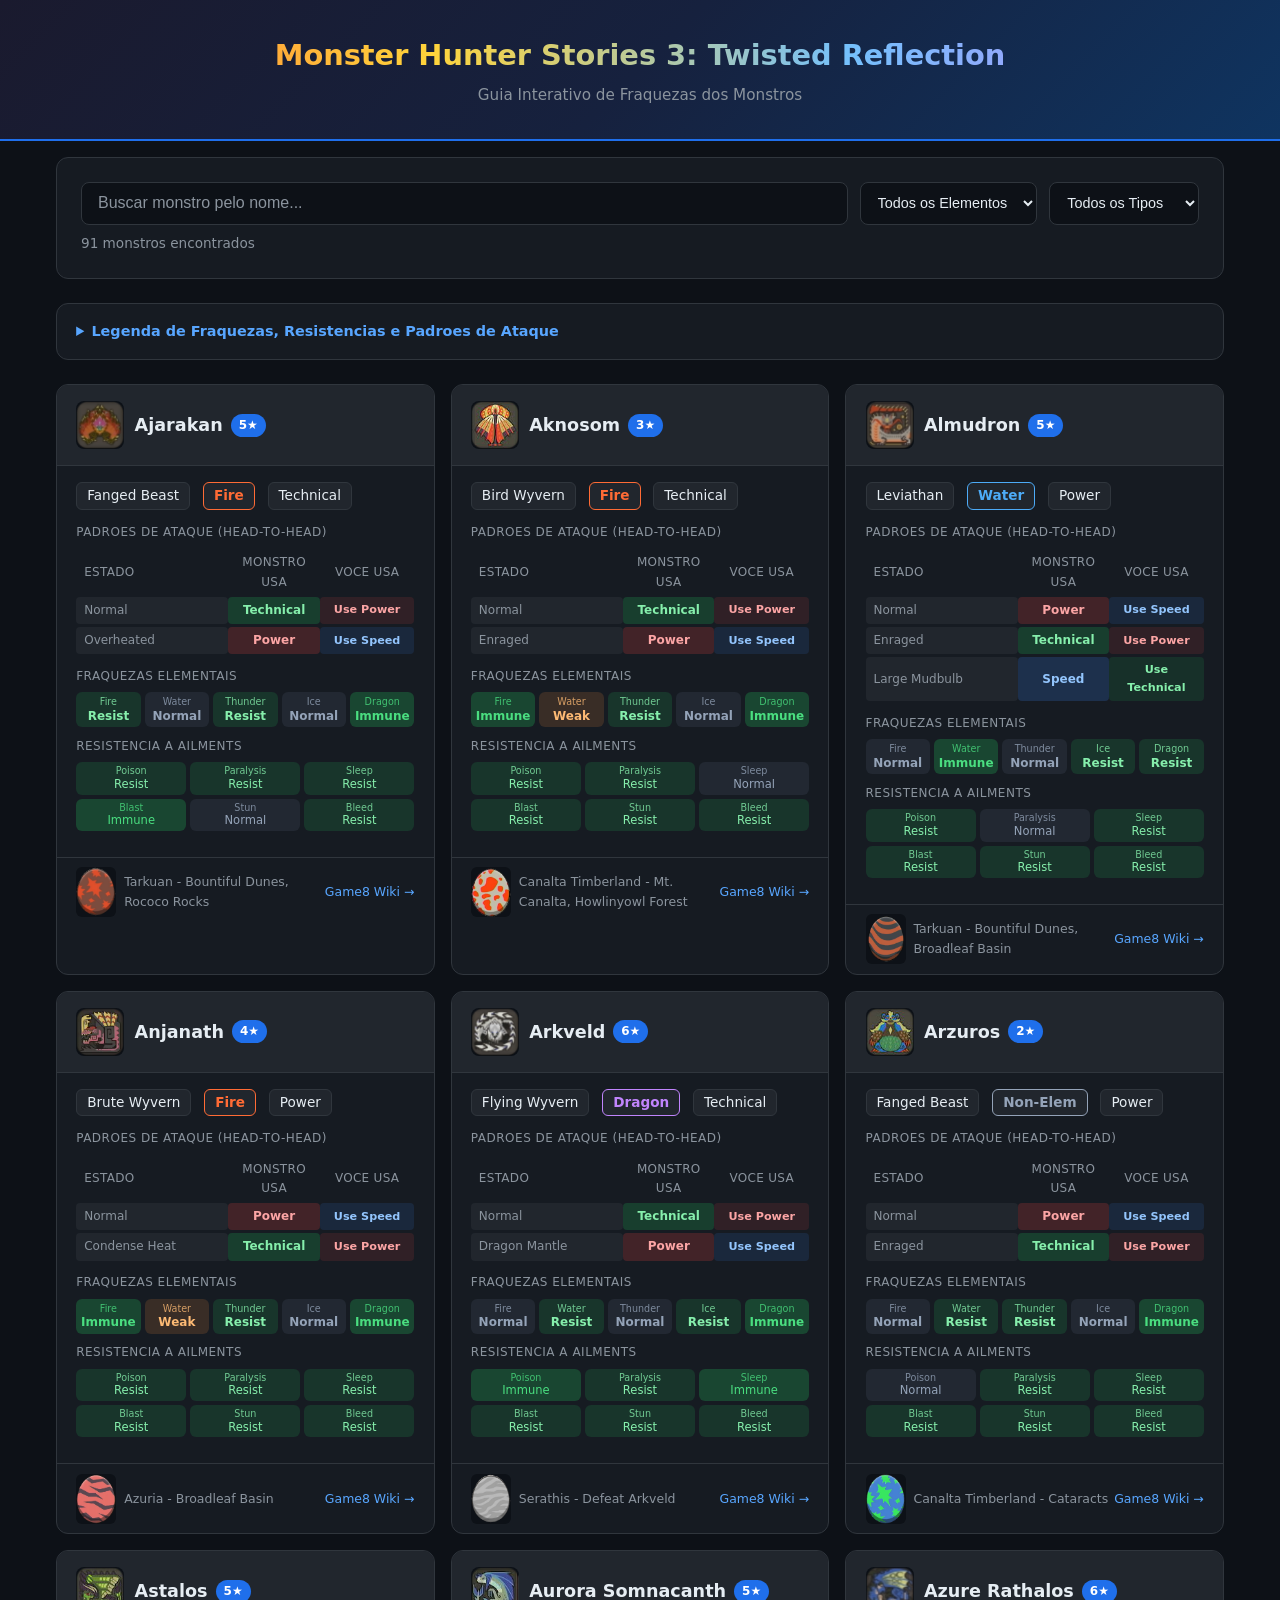
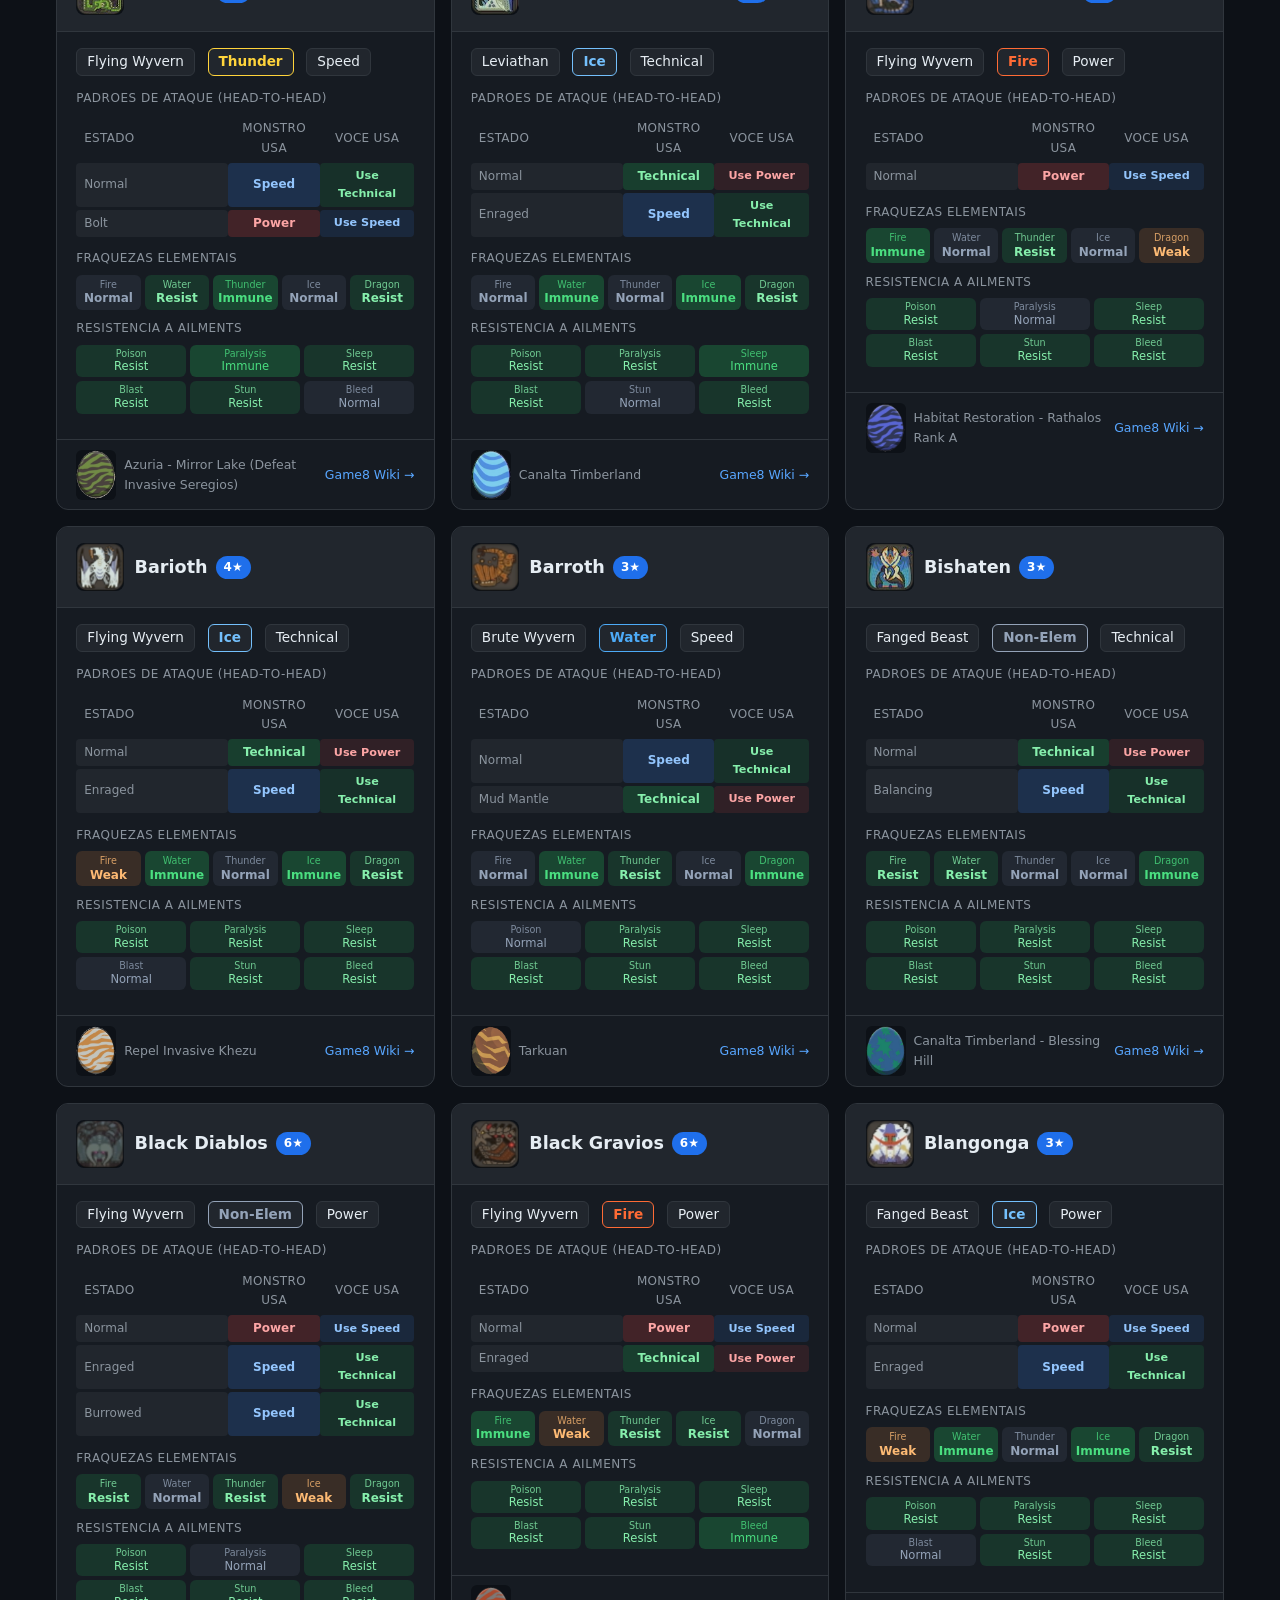
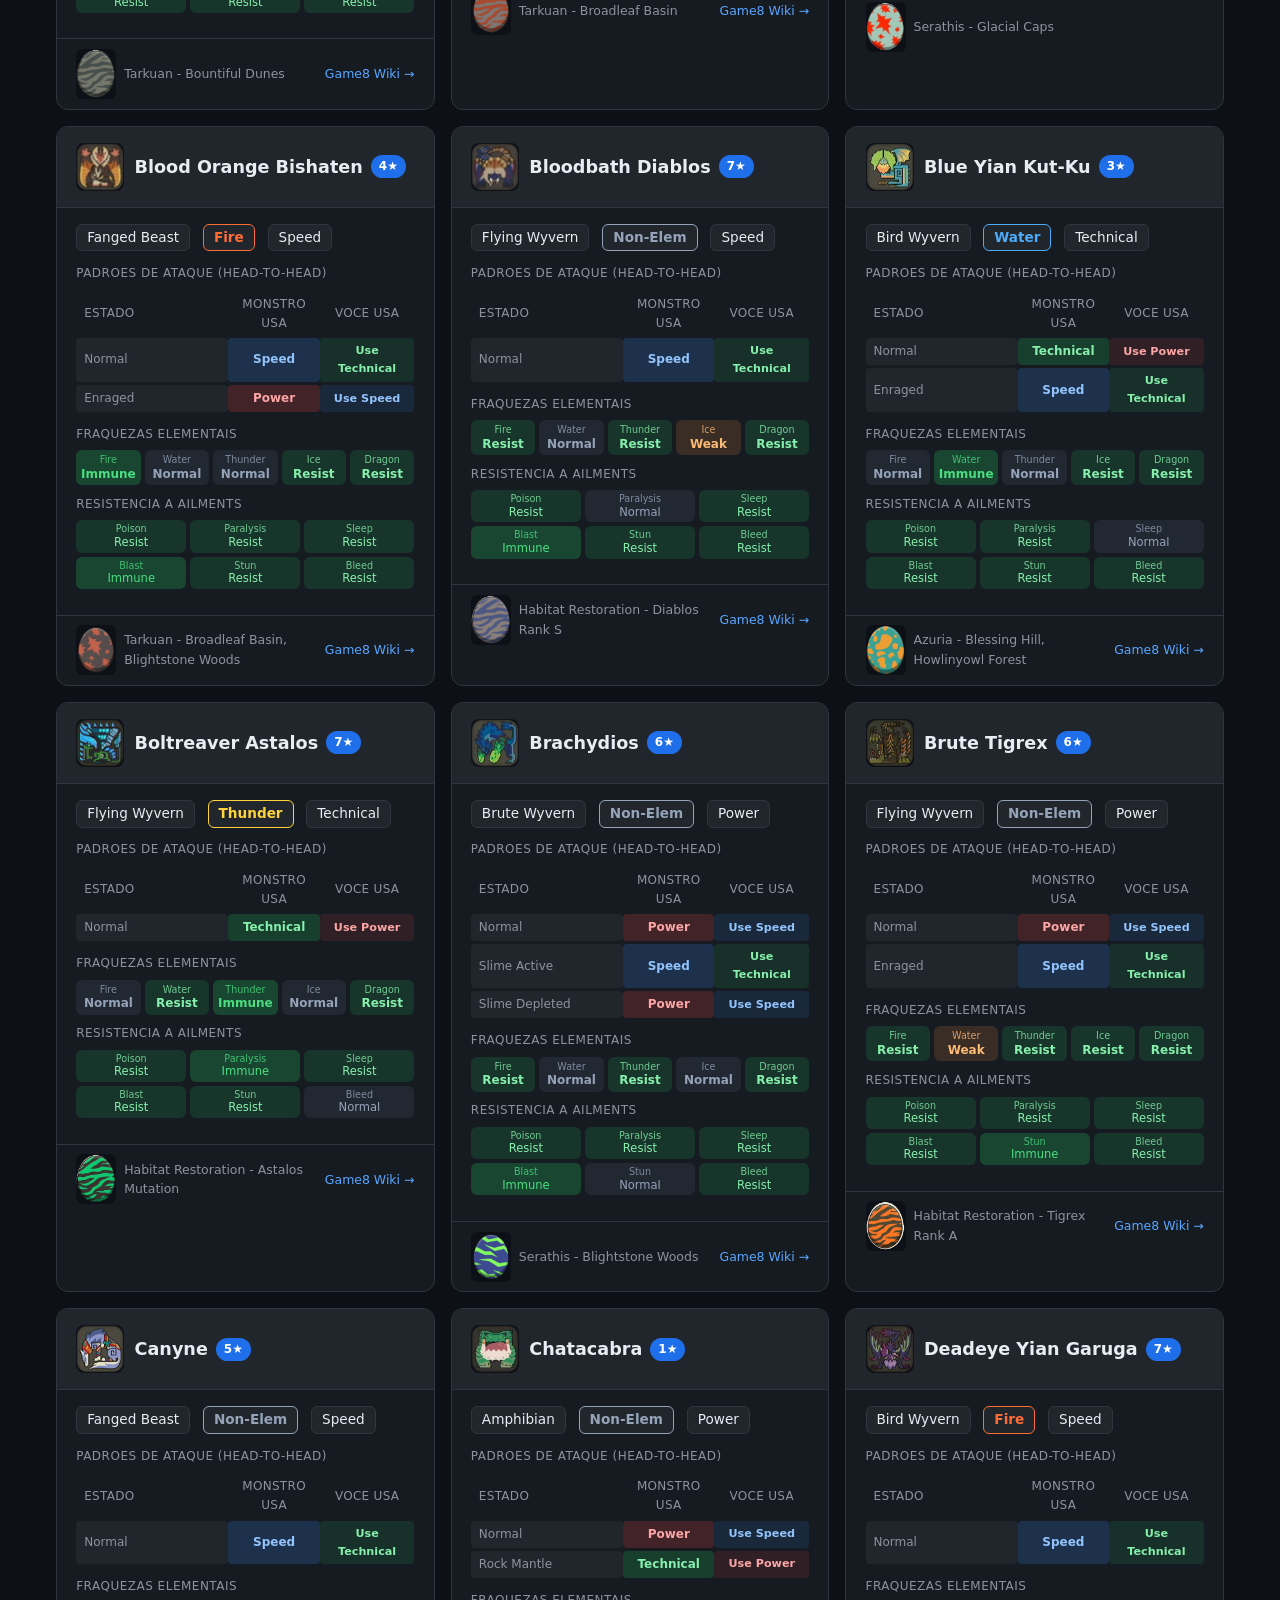
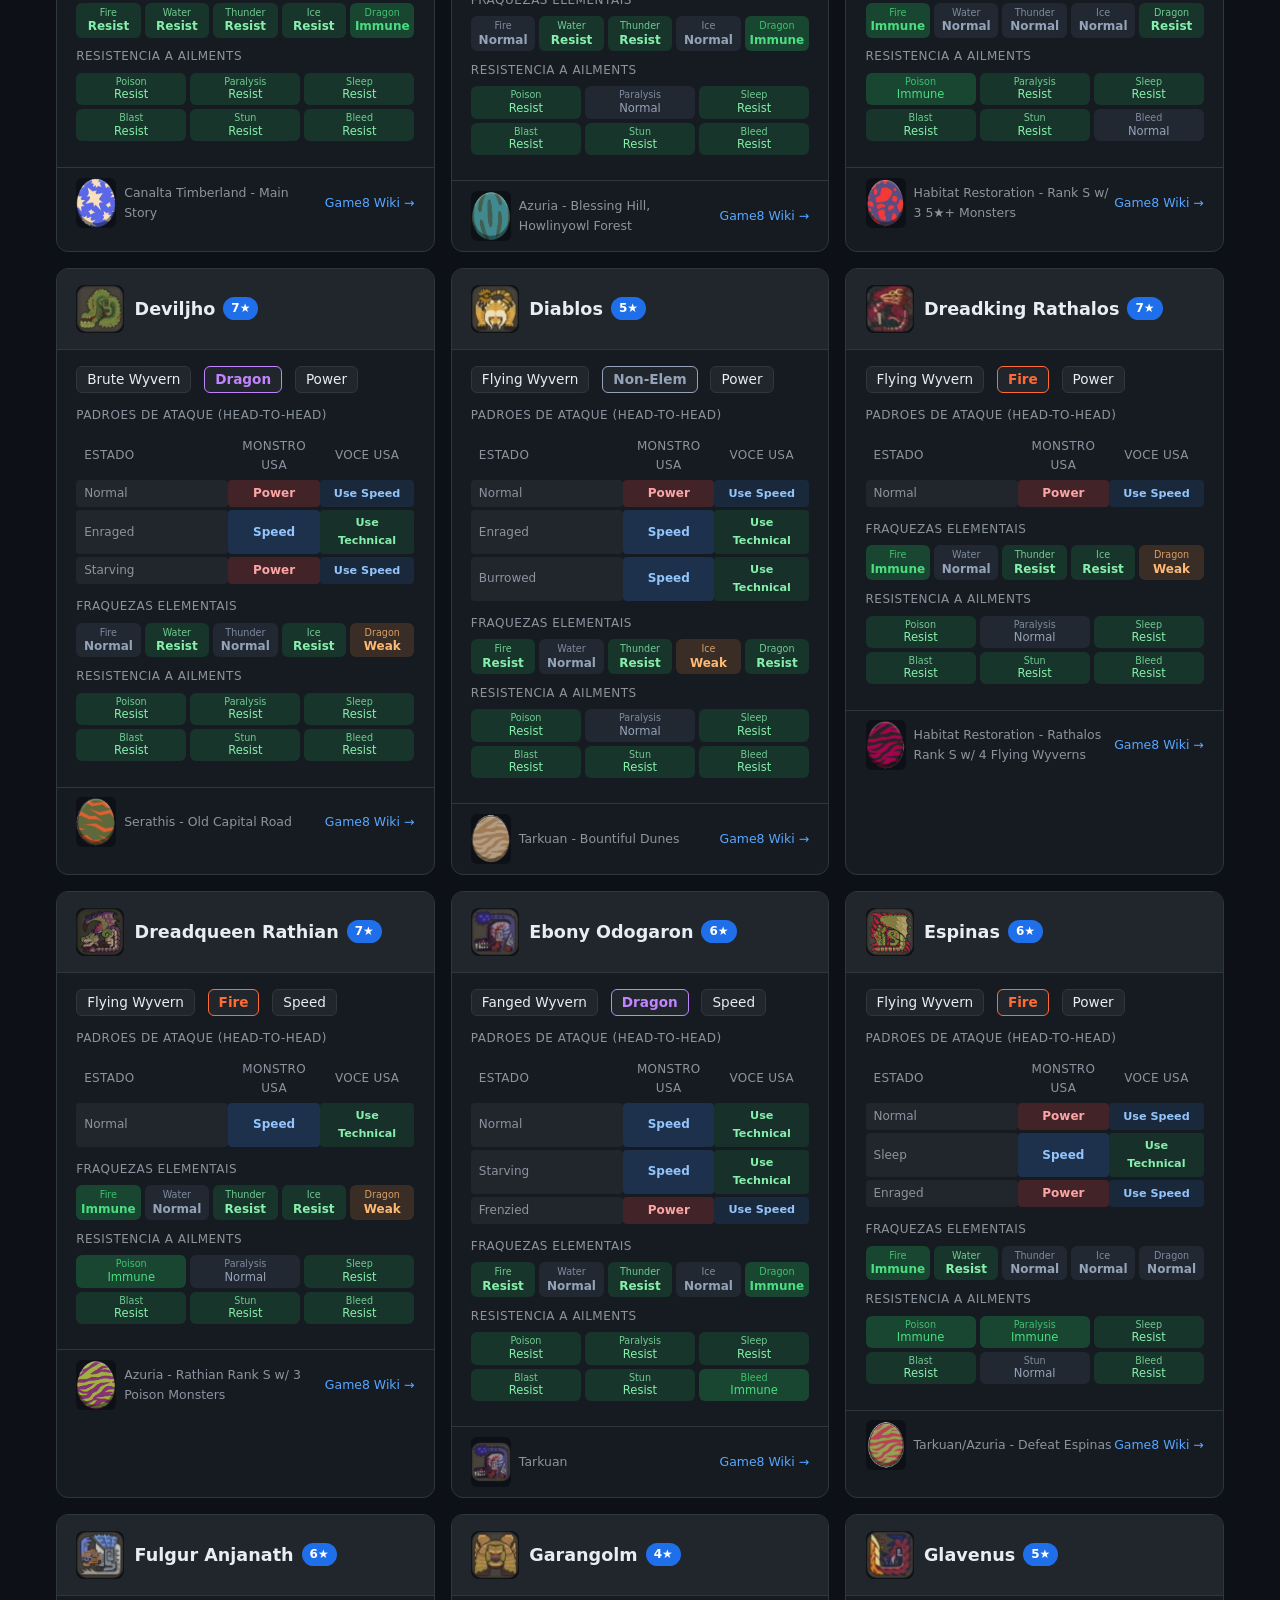
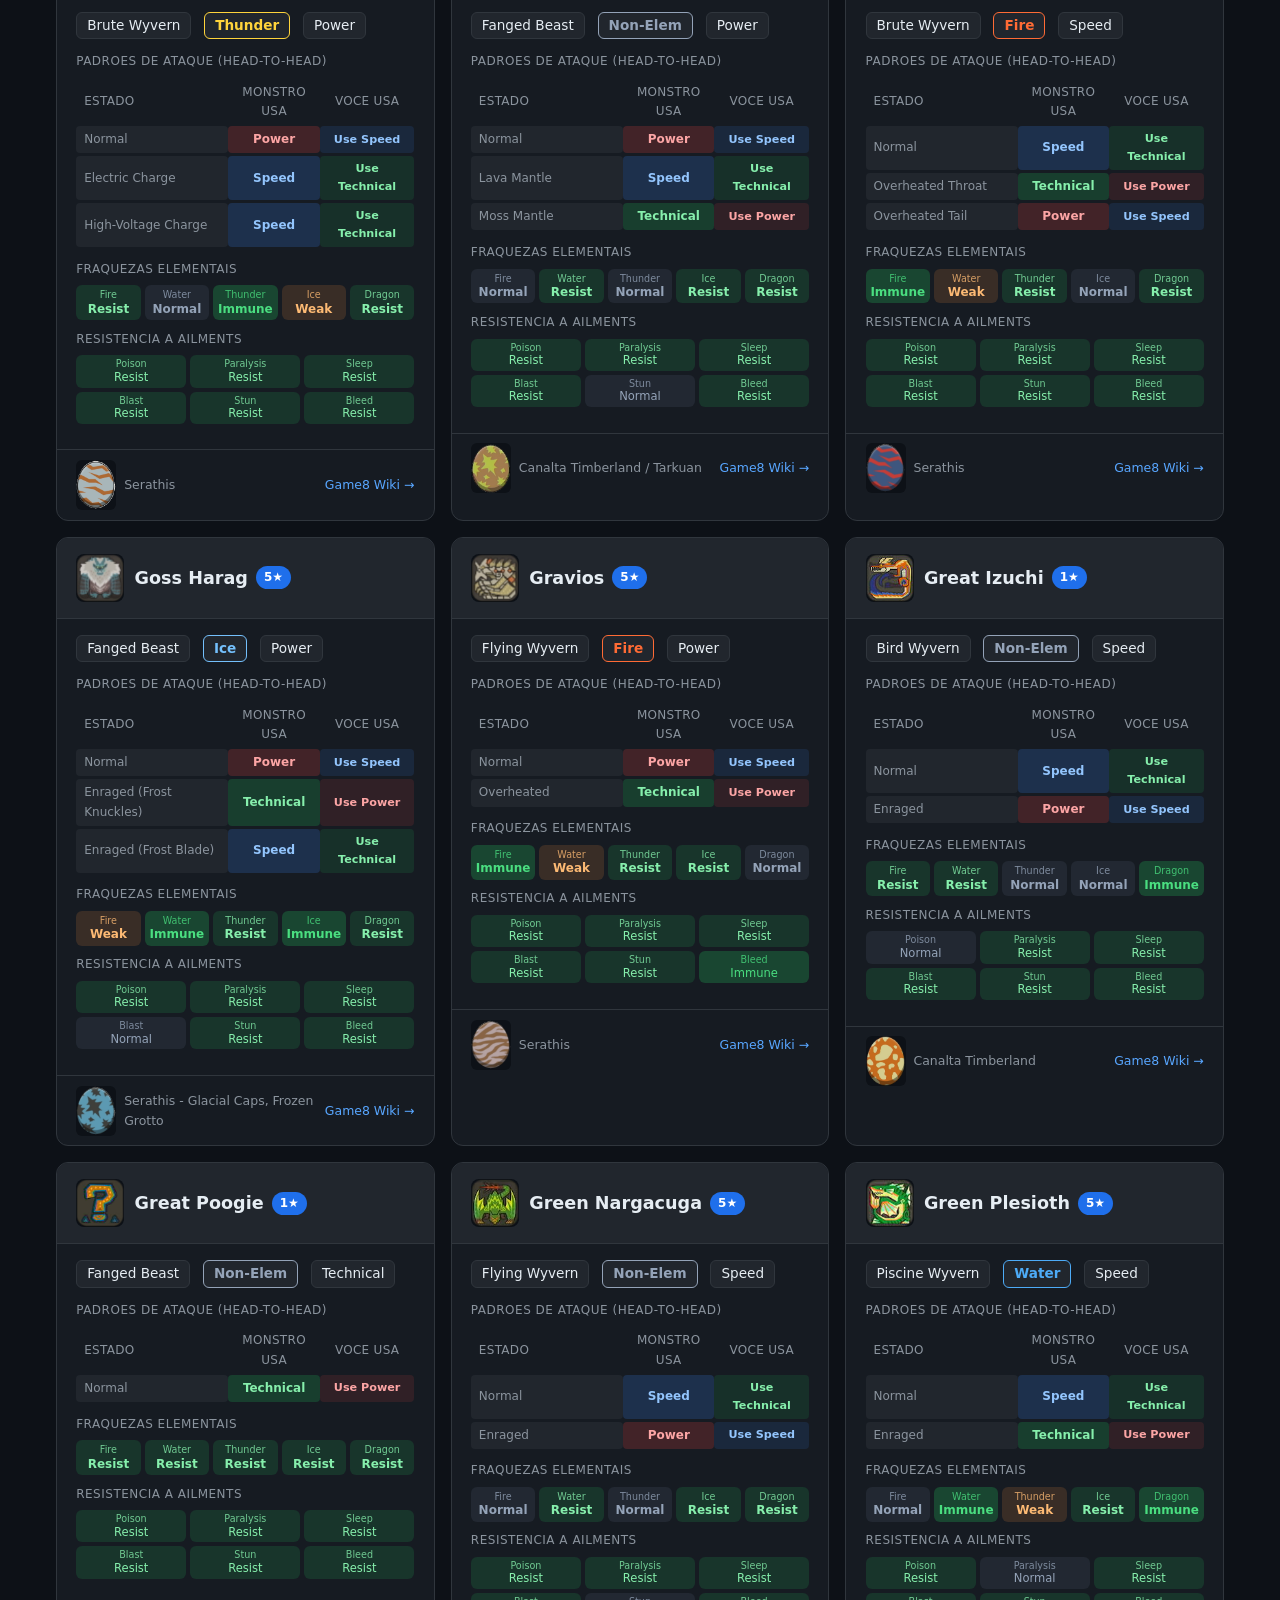
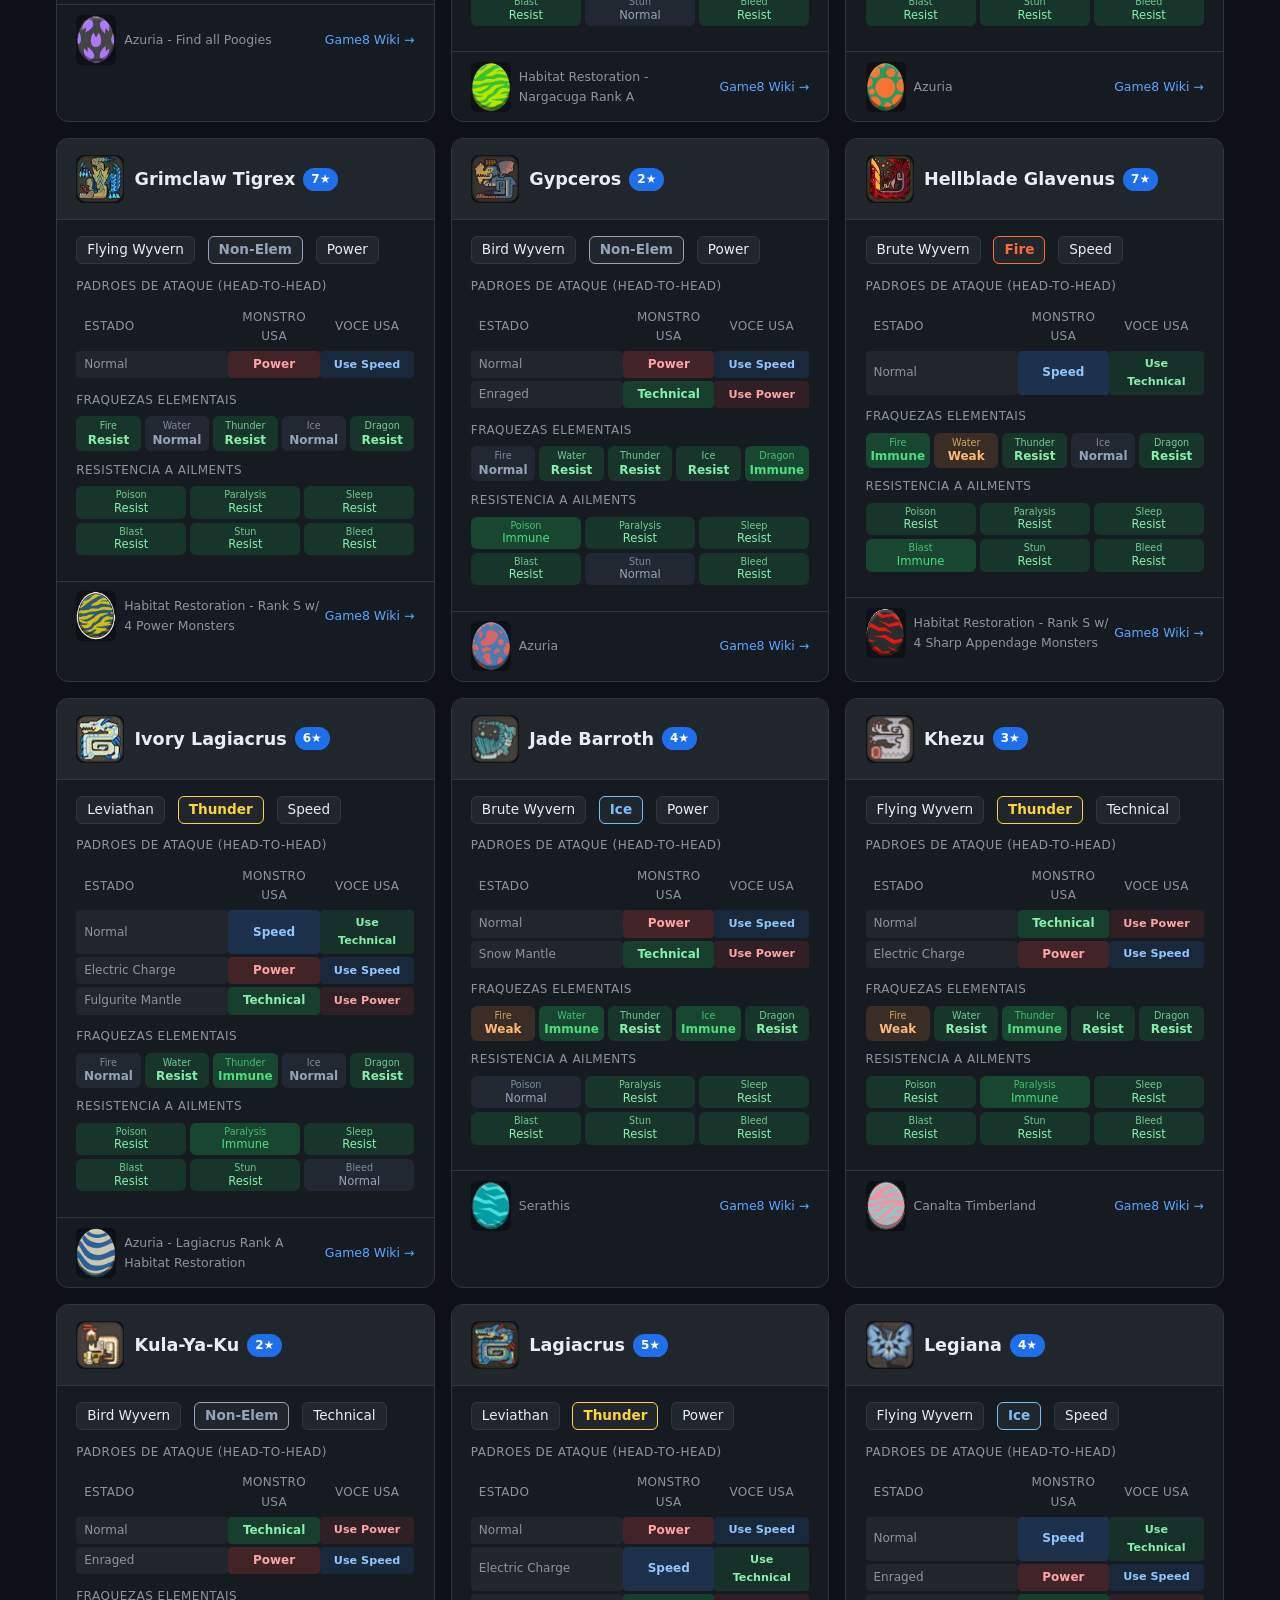
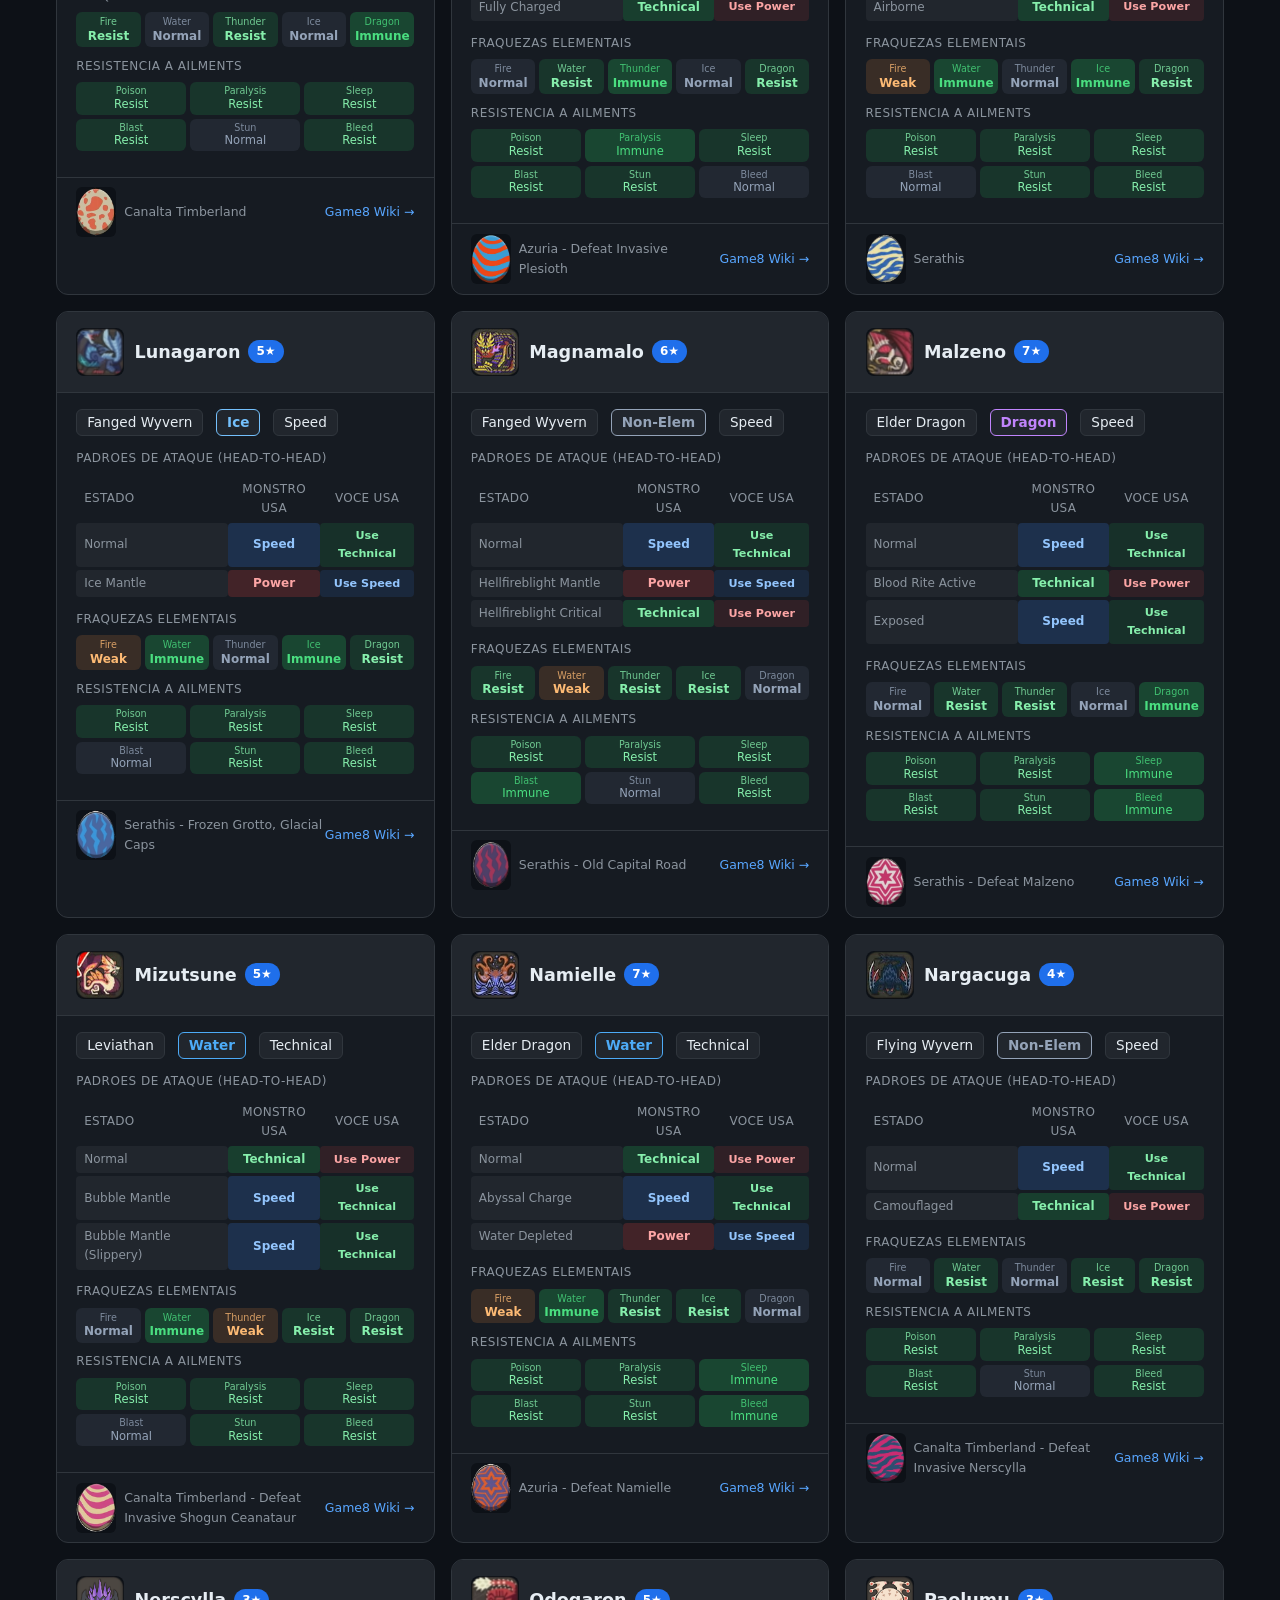
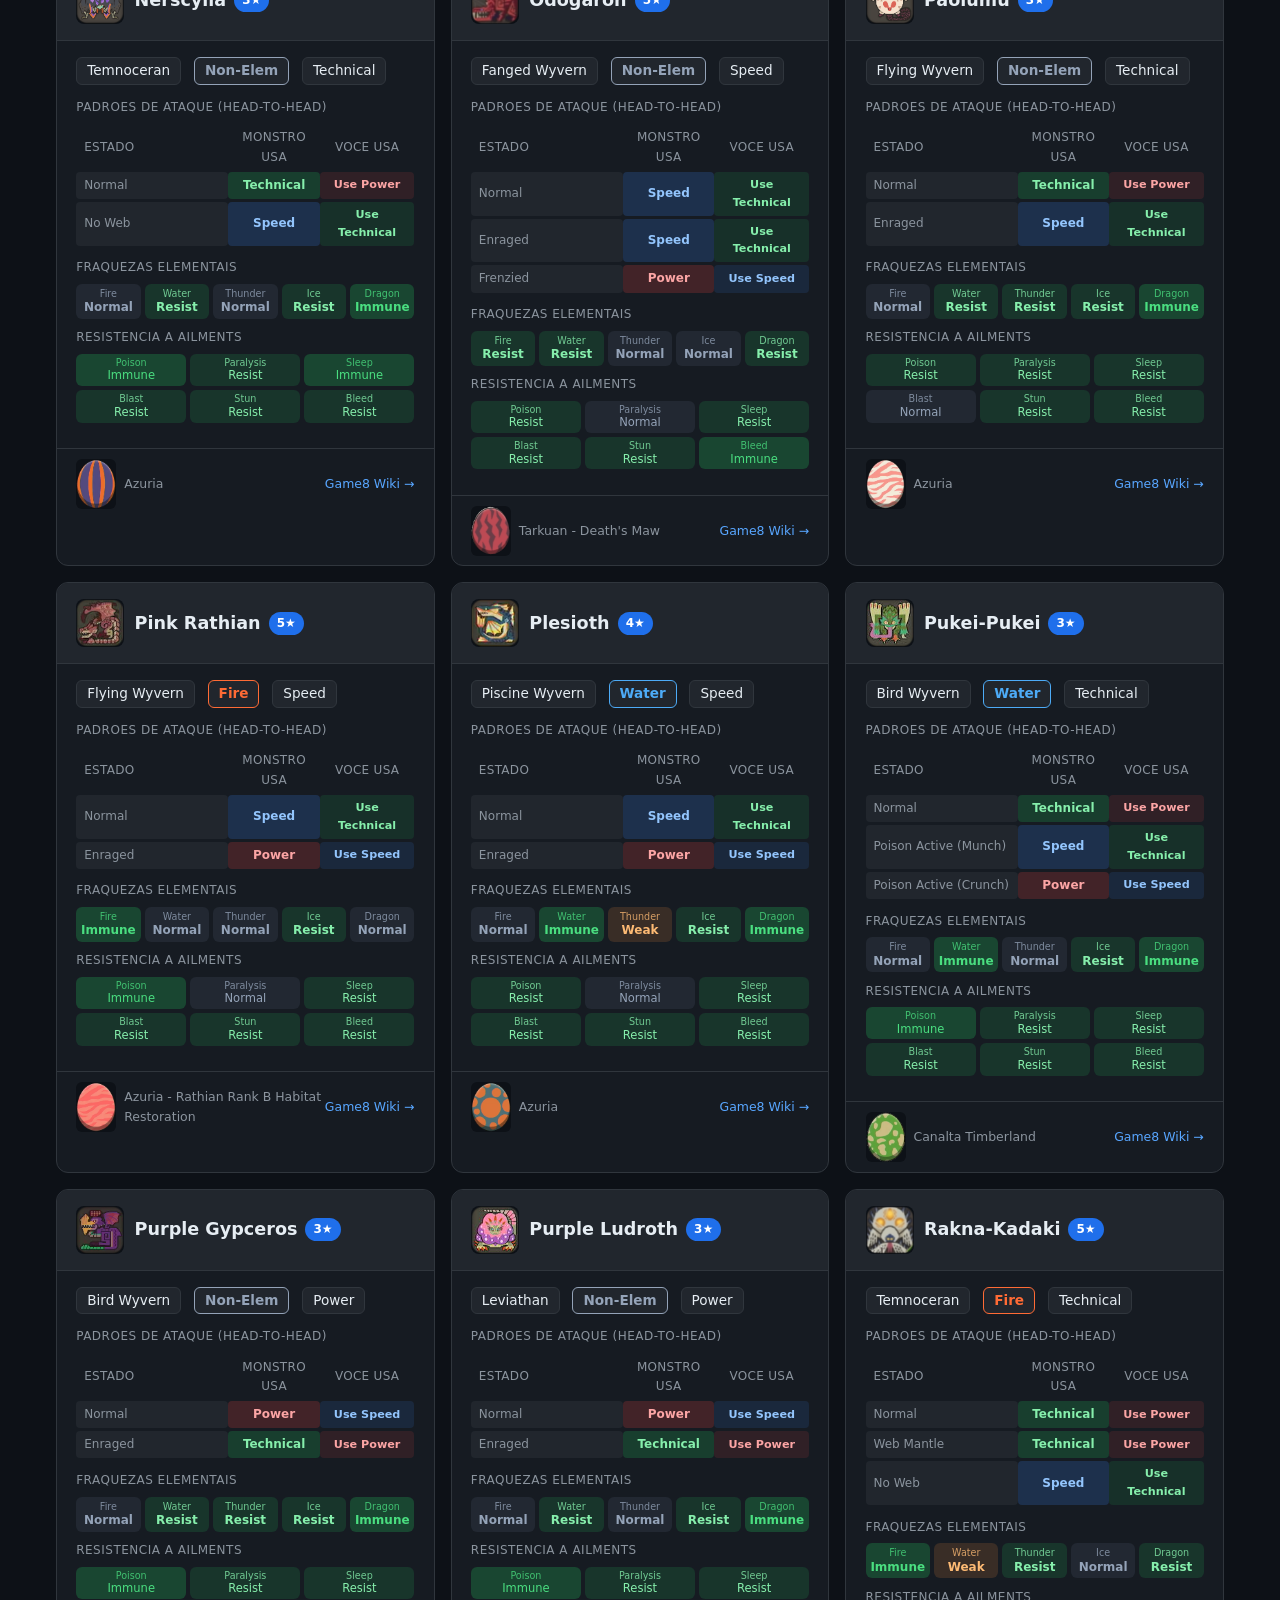
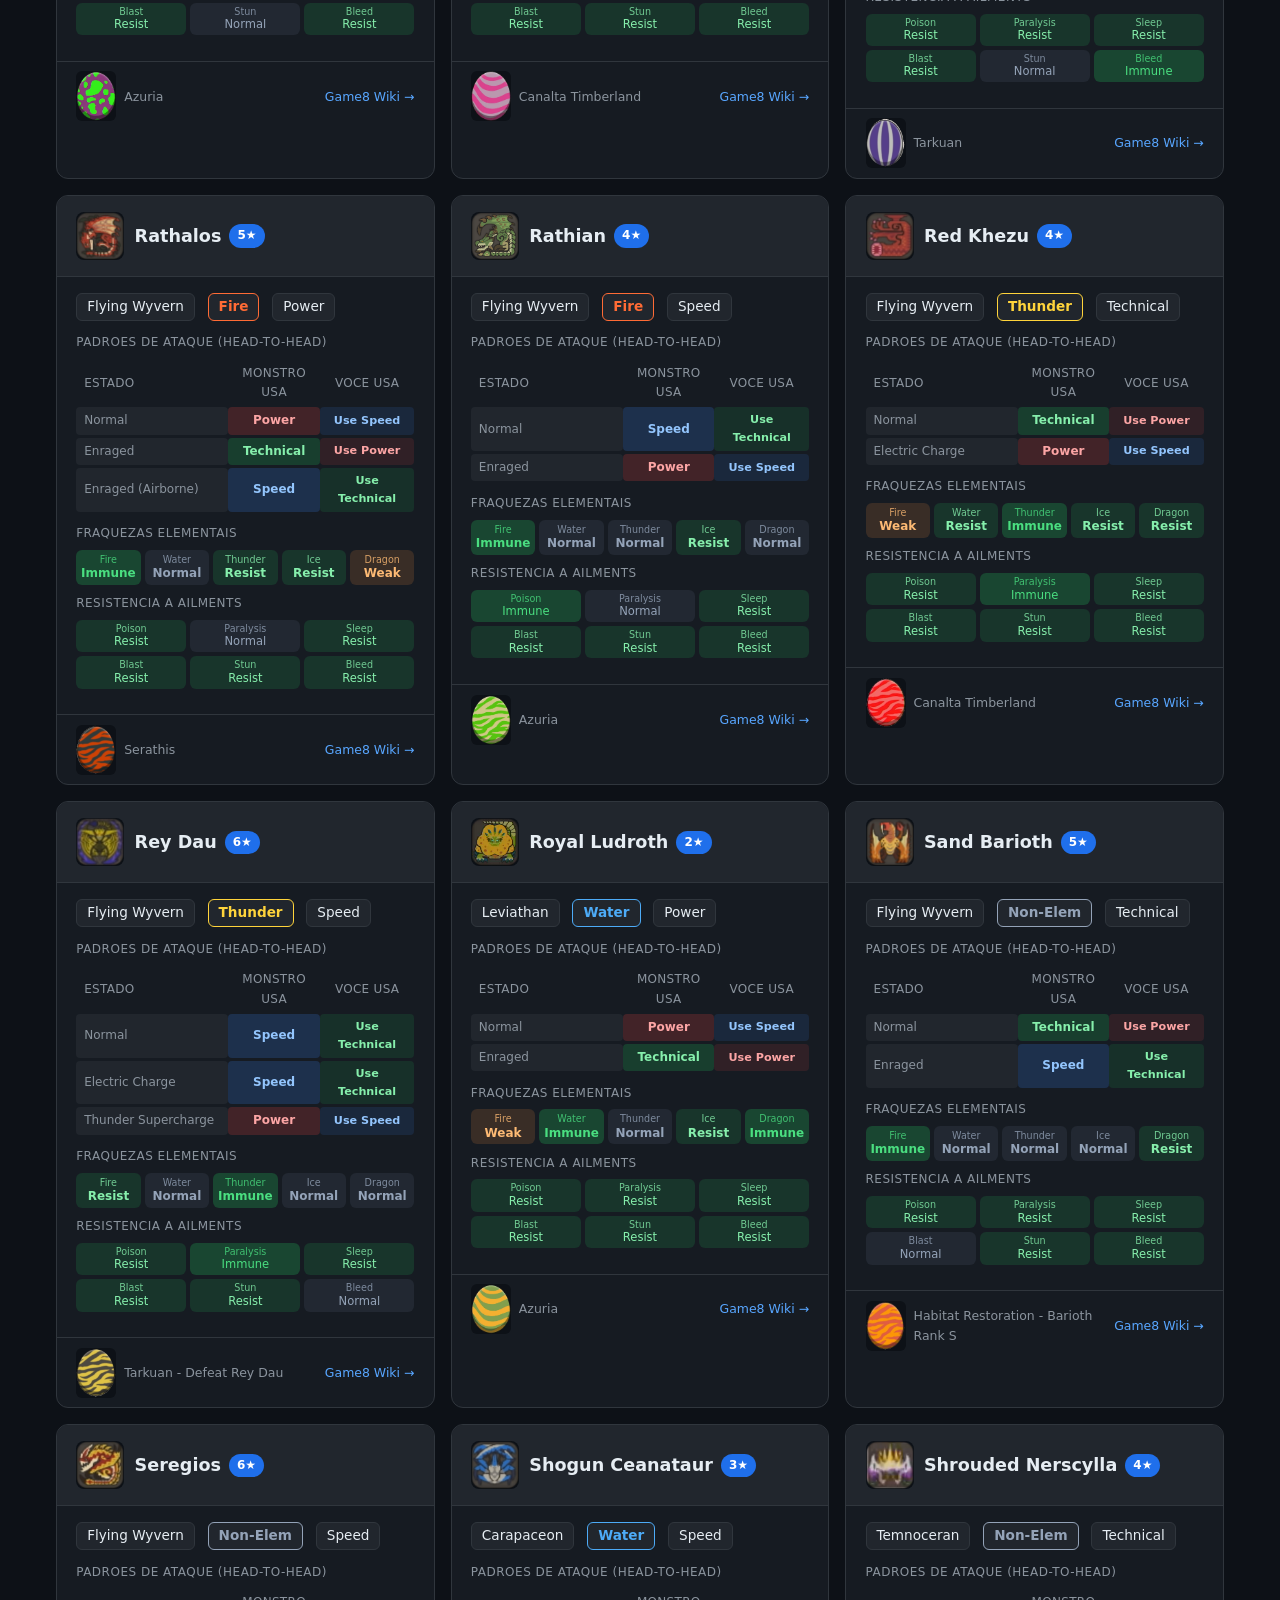
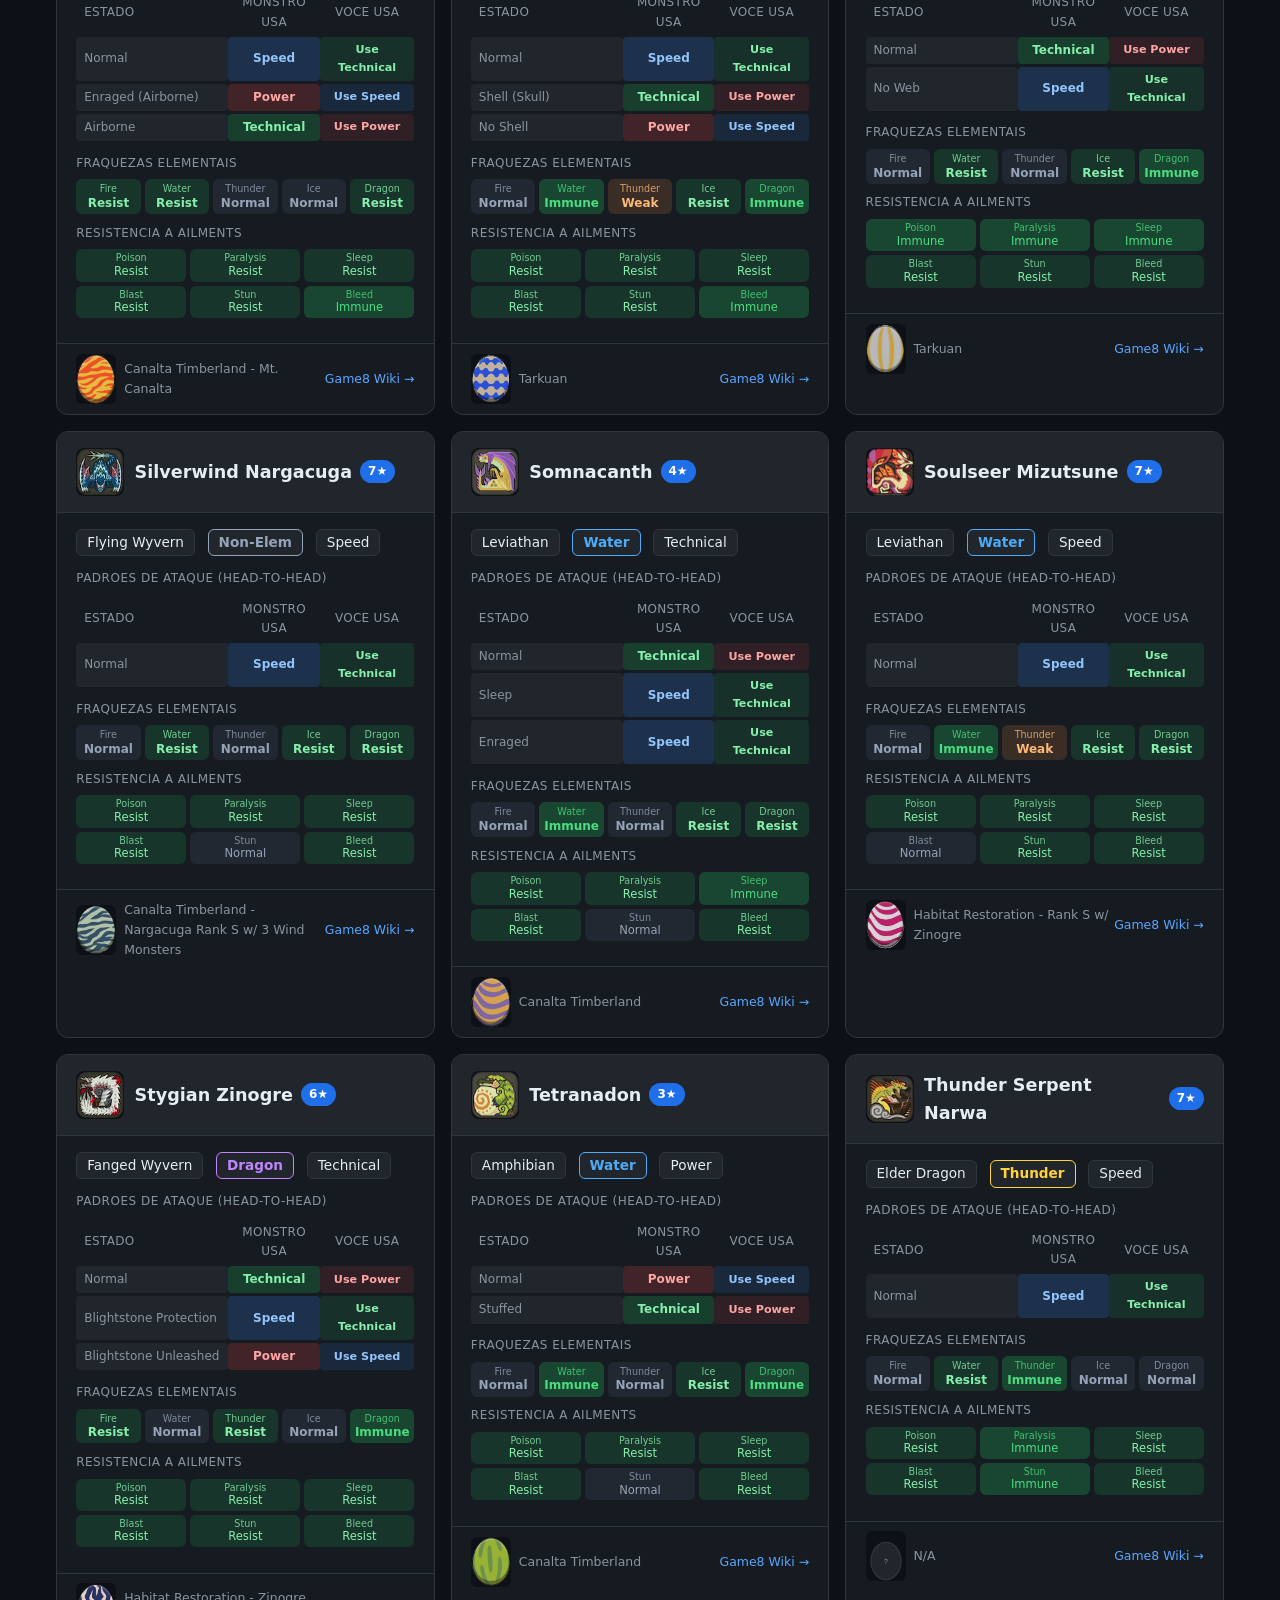
<file: index.html>
<!DOCTYPE html>
<html lang="pt-BR">
<head>
<meta charset="UTF-8">
<meta name="viewport" content="width=device-width, initial-scale=1.0">
<title>MHS3 - Guia de Fraquezas dos Monstros</title>
<style>
*{margin:0;padding:0;box-sizing:border-box}
:root{
  --bg:#0d1117;--surface:#161b22;--surface2:#21262d;--border:#30363d;
  --text:#e6edf3;--text2:#8b949e;--accent:#58a6ff;--accent2:#1f6feb;
  --fire:#ff6b35;--water:#4dabf7;--thunder:#ffd43b;--ice:#74c0fc;
  --dragon:#c084fc;--poison:#a78bfa;--para:#fbbf24;--sleep:#60a5fa;
  --blast:#fb923c;--stun:#facc15;--bleed:#f87171;--nonelem:#94a3b8;
  --weak:#ef4444;--resist:#22c55e;--neutral:#64748b;
}
body{background:var(--bg);color:var(--text);font-family:'Segoe UI',system-ui,-apple-system,sans-serif;line-height:1.6}
a{color:var(--accent);text-decoration:none}
a:hover{text-decoration:underline}

header{background:linear-gradient(135deg,#1a1a2e 0%,#16213e 50%,#0f3460 100%);padding:2rem 1rem;text-align:center;border-bottom:2px solid var(--accent2)}
header h1{font-size:1.8rem;margin-bottom:.3rem;background:linear-gradient(90deg,var(--fire),var(--thunder),var(--ice),var(--dragon));-webkit-background-clip:text;-webkit-text-fill-color:transparent;background-clip:text}
header p{color:var(--text2);font-size:.95rem}

.container{max-width:1200px;margin:0 auto;padding:1rem}

.search-section{background:var(--surface);border:1px solid var(--border);border-radius:12px;padding:1.5rem;margin-bottom:1.5rem;position:sticky;top:0;z-index:100;backdrop-filter:blur(10px)}
.search-row{display:flex;gap:.75rem;flex-wrap:wrap;align-items:center}
.search-input{flex:1;min-width:200px;padding:.7rem 1rem;background:var(--bg);border:1px solid var(--border);border-radius:8px;color:var(--text);font-size:1rem;outline:none;transition:border-color .2s}
.search-input:focus{border-color:var(--accent)}
.search-input::placeholder{color:var(--text2)}
select{padding:.7rem .8rem;background:var(--bg);border:1px solid var(--border);border-radius:8px;color:var(--text);font-size:.9rem;outline:none;cursor:pointer}
select:focus{border-color:var(--accent)}
.result-count{color:var(--text2);font-size:.85rem;margin-top:.5rem}

.monster-grid{display:grid;grid-template-columns:repeat(auto-fill,minmax(360px,1fr));gap:1rem}

.monster-card{background:var(--surface);border:1px solid var(--border);border-radius:12px;overflow:hidden;transition:transform .15s,border-color .15s}
.monster-card:hover{transform:translateY(-2px);border-color:var(--accent)}

.card-header{display:flex;align-items:center;padding:1rem 1.2rem;border-bottom:1px solid var(--border);background:var(--surface2);gap:.65rem}
.card-header h3{font-size:1.1rem;display:flex;align-items:center;gap:.5rem}
.monster-rank{font-size:.75rem;padding:2px 8px;border-radius:99px;background:var(--accent2);color:#fff}
.monster-icon{width:48px;height:48px;border-radius:8px;background:var(--bg);object-fit:contain;flex-shrink:0}

.card-body{padding:1rem 1.2rem}
.info-row{display:flex;flex-wrap:wrap;gap:.4rem .8rem;margin-bottom:.8rem;font-size:.85rem}
.info-tag{padding:2px 10px;border-radius:6px;background:var(--surface2);border:1px solid var(--border)}
.elem-tag{font-weight:600}
.elem-fire{color:var(--fire);border-color:var(--fire)}.elem-water{color:var(--water);border-color:var(--water)}
.elem-thunder{color:var(--thunder);border-color:var(--thunder)}.elem-ice{color:var(--ice);border-color:var(--ice)}
.elem-dragon{color:var(--dragon);border-color:var(--dragon)}.elem-none{color:var(--nonelem);border-color:var(--nonelem)}

.section-label{font-size:.75rem;color:var(--text2);text-transform:uppercase;letter-spacing:.5px;margin-bottom:.4rem;margin-top:.6rem}

.weakness-grid{display:grid;grid-template-columns:repeat(5,1fr);gap:4px;margin-bottom:.6rem}
.weakness-cell{text-align:center;padding:4px 2px;border-radius:6px;font-size:.75rem;font-weight:600;line-height:1.2}
.weakness-cell .elem-name{display:block;font-size:.6rem;font-weight:400;opacity:.8;margin-bottom:1px}
.wk-veryweak{background:rgba(239,68,68,.2);color:#fca5a5}
.wk-weak{background:rgba(251,146,60,.15);color:#fdba74}
.wk-neutral{background:rgba(100,116,139,.15);color:#94a3b8}
.wk-resist{background:rgba(34,197,94,.15);color:#86efac}
.wk-immune{background:rgba(34,197,94,.25);color:#4ade80}

.ailment-grid{display:grid;grid-template-columns:repeat(3,1fr);gap:4px;margin-bottom:.6rem}
.ailment-cell{text-align:center;padding:3px 2px;border-radius:6px;font-size:.72rem;line-height:1.2}
.ailment-cell .ail-name{display:block;font-size:.6rem;opacity:.8;margin-bottom:1px}

.card-footer{padding:.6rem 1.2rem;border-top:1px solid var(--border);display:flex;justify-content:space-between;align-items:center;font-size:.8rem}
.egg-info{display:flex;align-items:center;gap:.5rem;flex:1;min-width:0}
.egg-img{width:40px;height:50px;object-fit:contain;flex-shrink:0;border-radius:6px;background:var(--bg)}
.egg-location{color:var(--text2);font-size:.78rem;word-break:break-word}
.game8-link{color:var(--accent);font-weight:500;font-size:.78rem;white-space:nowrap;flex-shrink:0}

.no-results{text-align:center;padding:3rem;color:var(--text2)}
.no-results h3{font-size:1.2rem;margin-bottom:.5rem;color:var(--text)}

.legend{background:var(--surface);border:1px solid var(--border);border-radius:12px;padding:1rem 1.2rem;margin-bottom:1.5rem}
.legend summary{cursor:pointer;font-weight:600;color:var(--accent);font-size:.9rem}
.legend-grid{display:flex;flex-wrap:wrap;gap:.5rem;margin-top:.6rem}
.legend-item{display:flex;align-items:center;gap:.3rem;font-size:.78rem}
.legend-dot{width:12px;height:12px;border-radius:3px;display:inline-block}

.pattern-section{margin-bottom:.6rem}
.pattern-table{width:100%;border-collapse:separate;border-spacing:0 3px}
.pattern-table td{padding:4px 8px;font-size:.75rem;border-radius:4px}
.pattern-table .pt-state{color:var(--text2);width:45%;background:var(--surface2)}
.pattern-table .pt-uses{width:27%;text-align:center;font-weight:700}
.pattern-table .pt-counter{width:28%;text-align:center;font-weight:600;font-size:.7rem}
.pt-P{background:rgba(239,68,68,.2);color:#fca5a5}
.pt-S{background:rgba(59,130,246,.2);color:#93c5fd}
.pt-T{background:rgba(34,197,94,.2);color:#86efac}
.pt-counter-P{background:rgba(239,68,68,.12);color:#fca5a5}
.pt-counter-S{background:rgba(59,130,246,.12);color:#93c5fd}
.pt-counter-T{background:rgba(34,197,94,.12);color:#86efac}
.pt-header{font-size:.65rem;color:var(--text2);text-transform:uppercase;letter-spacing:.3px;padding:2px 8px !important;background:transparent !important}

footer{text-align:center;padding:2rem 1rem;color:var(--text2);font-size:.8rem;border-top:1px solid var(--border);margin-top:2rem}

@media(max-width:480px){
  .monster-grid{grid-template-columns:1fr}
  .search-row{flex-direction:column}
  .weakness-grid{grid-template-columns:repeat(5,1fr)}
  header h1{font-size:1.3rem}
}
</style>
</head>
<body>

<header>
  <h1>Monster Hunter Stories 3: Twisted Reflection</h1>
  <p>Guia Interativo de Fraquezas dos Monstros</p>
</header>

<div class="container">
  <div class="search-section">
    <div class="search-row">
      <input type="text" id="searchInput" class="search-input" placeholder="Buscar monstro pelo nome..." autocomplete="off">
      <select id="filterElement">
        <option value="">Todos os Elementos</option>
        <option value="Fire">Fire</option>
        <option value="Water">Water</option>
        <option value="Thunder">Thunder</option>
        <option value="Ice">Ice</option>
        <option value="Dragon">Dragon</option>
        <option value="Non-Elem">Non-Elem</option>
      </select>
      <select id="filterGenus">
        <option value="">Todos os Tipos</option>
        <option value="Flying Wyvern">Flying Wyvern</option>
        <option value="Brute Wyvern">Brute Wyvern</option>
        <option value="Fanged Wyvern">Fanged Wyvern</option>
        <option value="Bird Wyvern">Bird Wyvern</option>
        <option value="Leviathan">Leviathan</option>
        <option value="Fanged Beast">Fanged Beast</option>
        <option value="Piscine Wyvern">Piscine Wyvern</option>
        <option value="Temnoceran">Temnoceran</option>
        <option value="Amphibian">Amphibian</option>
        <option value="Carapaceon">Carapaceon</option>
        <option value="Elder Dragon">Elder Dragon</option>
      </select>
    </div>
    <div class="result-count" id="resultCount"></div>
  </div>

  <details class="legend">
    <summary>Legenda de Fraquezas, Resistencias e Padroes de Ataque</summary>
    <div class="section-label" style="margin-top:.6rem">Fraquezas / Resistencias</div>
    <div class="legend-grid">
      <div class="legend-item"><span class="legend-dot" style="background:rgba(239,68,68,.4)"></span> Muito Fraco</div>
      <div class="legend-item"><span class="legend-dot" style="background:rgba(251,146,60,.3)"></span> Fraco</div>
      <div class="legend-item"><span class="legend-dot" style="background:rgba(100,116,139,.3)"></span> Neutro</div>
      <div class="legend-item"><span class="legend-dot" style="background:rgba(34,197,94,.25)"></span> Resistente</div>
      <div class="legend-item"><span class="legend-dot" style="background:rgba(34,197,94,.4)"></span> Imune</div>
    </div>
    <div class="section-label" style="margin-top:.8rem">Padroes de Ataque (Head-to-Head)</div>
    <div class="legend-grid">
      <div class="legend-item"><span class="legend-dot" style="background:rgba(239,68,68,.4)"></span> Power &rarr; vencido por Speed</div>
      <div class="legend-item"><span class="legend-dot" style="background:rgba(59,130,246,.4)"></span> Speed &rarr; vencido por Technical</div>
      <div class="legend-item"><span class="legend-dot" style="background:rgba(34,197,94,.4)"></span> Technical &rarr; vencido por Power</div>
    </div>
    <p style="font-size:.75rem;color:var(--text2);margin-top:.5rem">Cada monstro usa um tipo de ataque dominante dependendo do seu estado atual (Normal, Enraged, etc). A tabela mostra o que o monstro usa e qual tipo voce deve usar para vencer o head-to-head.</p>
  </details>

  <div class="monster-grid" id="monsterGrid"></div>
  <div class="no-results" id="noResults" style="display:none">
    <h3>Nenhum monstro encontrado</h3>
    <p>Tente buscar com outro nome ou remover os filtros.</p>
  </div>
</div>

<footer>
  <p>Dados compilados de <a href="https://game8.co/games/Monster-Hunter-Stories-3" target="_blank">Game8 MHS3 Wiki</a>. Todos os direitos pertencem a CAPCOM Co., Ltd.</p>
</footer>

<script>
const MONSTERS = [
  {name:"Ajarakan",genus:"Fanged Beast",element:"Fire",rank:"5★",attackType:"Technical",
   patterns:{Normal:"T",Overheated:"P"},
   weakElem:{fire:1,water:2,thunder:1,ice:2,dragon:0},ailments:{poison:1,para:1,sleep:1,blast:0,stun:2,bleed:1},egg:"Tarkuan - Bountiful Dunes, Rococo Rocks",link:"587100"},
  {name:"Aknosom",genus:"Bird Wyvern",element:"Fire",rank:"3★",attackType:"Technical",
   patterns:{Normal:"T",Enraged:"P"},
   weakElem:{fire:0,water:3,thunder:1,ice:2,dragon:0},ailments:{poison:1,para:1,sleep:2,blast:1,stun:1,bleed:1},egg:"Canalta Timberland - Mt. Canalta, Howlinyowl Forest",link:"586452"},
  {name:"Almudron",genus:"Leviathan",element:"Water",rank:"5★",attackType:"Power",
   patterns:{Normal:"P",Enraged:"T","Large Mudbulb":"S"},
   weakElem:{fire:2,water:0,thunder:2,ice:1,dragon:1},ailments:{poison:1,para:2,sleep:1,blast:1,stun:1,bleed:1},egg:"Tarkuan - Bountiful Dunes, Broadleaf Basin",link:"586551"},
  {name:"Anjanath",genus:"Brute Wyvern",element:"Fire",rank:"4★",attackType:"Power",
   patterns:{Normal:"P","Condense Heat":"T"},
   weakElem:{fire:0,water:3,thunder:1,ice:2,dragon:0},ailments:{poison:1,para:1,sleep:1,blast:1,stun:1,bleed:1},egg:"Azuria - Broadleaf Basin",link:"586309"},
  {name:"Arkveld",genus:"Flying Wyvern",element:"Dragon",rank:"6★",attackType:"Technical",
   patterns:{Normal:"T","Dragon Mantle":"P"},
   weakElem:{fire:2,water:1,thunder:2,ice:1,dragon:0},ailments:{poison:0,para:1,sleep:0,blast:1,stun:1,bleed:1},egg:"Serathis - Defeat Arkveld",link:"587113"},
  {name:"Arzuros",genus:"Fanged Beast",element:"Non-Elem",rank:"2★",attackType:"Power",
   patterns:{Normal:"P",Enraged:"T"},
   weakElem:{fire:2,water:1,thunder:1,ice:2,dragon:0},ailments:{poison:2,para:1,sleep:1,blast:1,stun:1,bleed:1},egg:"Canalta Timberland - Cataracts",link:"586456"},
  {name:"Astalos",genus:"Flying Wyvern",element:"Thunder",rank:"5★",attackType:"Speed",
   patterns:{Normal:"S",Bolt:"P"},
   weakElem:{fire:2,water:1,thunder:0,ice:2,dragon:1},ailments:{poison:1,para:0,sleep:1,blast:1,stun:1,bleed:2},egg:"Azuria - Mirror Lake (Defeat Invasive Seregios)",link:"586449"},
  {name:"Aurora Somnacanth",genus:"Leviathan",element:"Ice",rank:"5★",attackType:"Technical",
   patterns:{Normal:"T",Enraged:"S"},
   weakElem:{fire:2,water:0,thunder:2,ice:0,dragon:1},ailments:{poison:1,para:1,sleep:0,blast:1,stun:2,bleed:1},egg:"Canalta Timberland",link:"586552"},
  {name:"Azure Rathalos",genus:"Flying Wyvern",element:"Fire",rank:"6★",attackType:"Power",
   patterns:{Normal:"P"},
   weakElem:{fire:0,water:2,thunder:1,ice:2,dragon:3},ailments:{poison:1,para:2,sleep:1,blast:1,stun:1,bleed:1},egg:"Habitat Restoration - Rathalos Rank A",link:"586793"},
  {name:"Barioth",genus:"Flying Wyvern",element:"Ice",rank:"4★",attackType:"Technical",
   patterns:{Normal:"T",Enraged:"S"},
   weakElem:{fire:3,water:0,thunder:2,ice:0,dragon:1},ailments:{poison:1,para:1,sleep:1,blast:2,stun:1,bleed:1},egg:"Repel Invasive Khezu",link:"586593"},
  {name:"Barroth",genus:"Brute Wyvern",element:"Water",rank:"3★",attackType:"Speed",
   patterns:{Normal:"S","Mud Mantle":"T"},
   weakElem:{fire:2,water:0,thunder:1,ice:2,dragon:0},ailments:{poison:2,para:1,sleep:1,blast:1,stun:1,bleed:1},egg:"Tarkuan",link:"587045"},
  {name:"Bishaten",genus:"Fanged Beast",element:"Non-Elem",rank:"3★",attackType:"Technical",
   patterns:{Normal:"T",Balancing:"S"},
   weakElem:{fire:1,water:1,thunder:2,ice:2,dragon:0},ailments:{poison:1,para:1,sleep:1,blast:1,stun:1,bleed:1},egg:"Canalta Timberland - Blessing Hill",link:"586450"},
  {name:"Black Diablos",genus:"Flying Wyvern",element:"Non-Elem",rank:"6★",attackType:"Power",
   patterns:{Normal:"P",Enraged:"S",Burrowed:"S"},
   weakElem:{fire:1,water:2,thunder:1,ice:3,dragon:1},ailments:{poison:1,para:2,sleep:1,blast:1,stun:1,bleed:1},egg:"Tarkuan - Bountiful Dunes",link:"587109"},
  {name:"Black Gravios",genus:"Flying Wyvern",element:"Fire",rank:"6★",attackType:"Power",
   patterns:{Normal:"P",Enraged:"T"},
   weakElem:{fire:0,water:3,thunder:1,ice:1,dragon:2},ailments:{poison:1,para:1,sleep:1,blast:1,stun:1,bleed:0},egg:"Tarkuan - Broadleaf Basin",link:"586539"},
  {name:"Blangonga",genus:"Fanged Beast",element:"Ice",rank:"3★",attackType:"Power",
   patterns:{Normal:"P",Enraged:"S"},
   weakElem:{fire:3,water:0,thunder:2,ice:0,dragon:1},ailments:{poison:1,para:1,sleep:1,blast:2,stun:1,bleed:1},egg:"Serathis - Glacial Caps",link:null},
  {name:"Blood Orange Bishaten",genus:"Fanged Beast",element:"Fire",rank:"4★",attackType:"Speed",
   patterns:{Normal:"S",Enraged:"P"},
   weakElem:{fire:0,water:2,thunder:2,ice:1,dragon:1},ailments:{poison:1,para:1,sleep:1,blast:0,stun:1,bleed:1},egg:"Tarkuan - Broadleaf Basin, Blightstone Woods",link:"586538"},
  {name:"Bloodbath Diablos",genus:"Flying Wyvern",element:"Non-Elem",rank:"7★",attackType:"Speed",
   patterns:{Normal:"S"},
   weakElem:{fire:1,water:2,thunder:1,ice:3,dragon:1},ailments:{poison:1,para:2,sleep:1,blast:0,stun:1,bleed:1},egg:"Habitat Restoration - Diablos Rank S",link:"586795"},
  {name:"Blue Yian Kut-Ku",genus:"Bird Wyvern",element:"Water",rank:"3★",attackType:"Technical",
   patterns:{Normal:"T",Enraged:"S"},
   weakElem:{fire:2,water:0,thunder:2,ice:1,dragon:1},ailments:{poison:1,para:1,sleep:2,blast:1,stun:1,bleed:1},egg:"Azuria - Blessing Hill, Howlinyowl Forest",link:"586445"},
  {name:"Boltreaver Astalos",genus:"Flying Wyvern",element:"Thunder",rank:"7★",attackType:"Technical",
   patterns:{Normal:"T"},
   weakElem:{fire:2,water:1,thunder:0,ice:2,dragon:1},ailments:{poison:1,para:0,sleep:1,blast:1,stun:1,bleed:2},egg:"Habitat Restoration - Astalos Mutation",link:"586448"},
  {name:"Brachydios",genus:"Brute Wyvern",element:"Non-Elem",rank:"6★",attackType:"Power",
   patterns:{Normal:"P","Slime Active":"S","Slime Depleted":"P"},
   weakElem:{fire:1,water:2,thunder:1,ice:2,dragon:1},ailments:{poison:1,para:1,sleep:1,blast:0,stun:2,bleed:1},egg:"Serathis - Blightstone Woods",link:"586541"},
  {name:"Brute Tigrex",genus:"Flying Wyvern",element:"Non-Elem",rank:"6★",attackType:"Power",
   patterns:{Normal:"P",Enraged:"S"},
   weakElem:{fire:1,water:3,thunder:1,ice:1,dragon:1},ailments:{poison:1,para:1,sleep:1,blast:1,stun:0,bleed:1},egg:"Habitat Restoration - Tigrex Rank A",link:"586608"},
  {name:"Canyne",genus:"Fanged Beast",element:"Non-Elem",rank:"5★",attackType:"Speed",
   patterns:{Normal:"S"},
   weakElem:{fire:1,water:1,thunder:1,ice:1,dragon:0},ailments:{poison:1,para:1,sleep:1,blast:1,stun:1,bleed:1},egg:"Canalta Timberland - Main Story",link:"586451"},
  {name:"Chatacabra",genus:"Amphibian",element:"Non-Elem",rank:"1★",attackType:"Power",
   patterns:{Normal:"P","Rock Mantle":"T"},
   weakElem:{fire:2,water:1,thunder:1,ice:2,dragon:0},ailments:{poison:1,para:2,sleep:1,blast:1,stun:1,bleed:1},egg:"Azuria - Blessing Hill, Howlinyowl Forest",link:"586322"},
  {name:"Deadeye Yian Garuga",genus:"Bird Wyvern",element:"Fire",rank:"7★",attackType:"Speed",
   patterns:{Normal:"S"},
   weakElem:{fire:0,water:2,thunder:2,ice:2,dragon:1},ailments:{poison:0,para:1,sleep:1,blast:1,stun:1,bleed:2},egg:"Habitat Restoration - Rank S w/ 3 5★+ Monsters",link:"586618"},
  {name:"Deviljho",genus:"Brute Wyvern",element:"Dragon",rank:"7★",attackType:"Power",
   patterns:{Normal:"P",Enraged:"S",Starving:"P"},
   weakElem:{fire:2,water:1,thunder:2,ice:1,dragon:3},ailments:{poison:1,para:1,sleep:1,blast:1,stun:1,bleed:1},egg:"Serathis - Old Capital Road",link:"586790"},
  {name:"Diablos",genus:"Flying Wyvern",element:"Non-Elem",rank:"5★",attackType:"Power",
   patterns:{Normal:"P",Enraged:"S",Burrowed:"S"},
   weakElem:{fire:1,water:2,thunder:1,ice:3,dragon:1},ailments:{poison:1,para:2,sleep:1,blast:1,stun:1,bleed:1},egg:"Tarkuan - Bountiful Dunes",link:"587110"},
  {name:"Dreadking Rathalos",genus:"Flying Wyvern",element:"Fire",rank:"7★",attackType:"Power",
   patterns:{Normal:"P"},
   weakElem:{fire:0,water:2,thunder:1,ice:1,dragon:3},ailments:{poison:1,para:2,sleep:1,blast:1,stun:1,bleed:1},egg:"Habitat Restoration - Rathalos Rank S w/ 4 Flying Wyverns",link:"586794"},
  {name:"Dreadqueen Rathian",genus:"Flying Wyvern",element:"Fire",rank:"7★",attackType:"Speed",
   patterns:{Normal:"S"},
   weakElem:{fire:0,water:2,thunder:1,ice:1,dragon:3},ailments:{poison:0,para:2,sleep:1,blast:1,stun:1,bleed:1},egg:"Azuria - Rathian Rank S w/ 3 Poison Monsters",link:"586311"},
  {name:"Ebony Odogaron",genus:"Fanged Wyvern",element:"Dragon",rank:"6★",attackType:"Speed",
   patterns:{Normal:"S",Starving:"S",Frenzied:"P"},
   weakElem:{fire:1,water:2,thunder:1,ice:2,dragon:0},ailments:{poison:1,para:1,sleep:1,blast:1,stun:1,bleed:0},egg:"Tarkuan",link:"587103"},
  {name:"Espinas",genus:"Flying Wyvern",element:"Fire",rank:"6★",attackType:"Power",
   patterns:{Normal:"P",Sleep:"S",Enraged:"P"},
   weakElem:{fire:0,water:1,thunder:2,ice:2,dragon:2},ailments:{poison:0,para:0,sleep:1,blast:1,stun:2,bleed:1},egg:"Tarkuan/Azuria - Defeat Espinas",link:"586536"},
  {name:"Fulgur Anjanath",genus:"Brute Wyvern",element:"Thunder",rank:"6★",attackType:"Power",
   patterns:{Normal:"P","Electric Charge":"S","High-Voltage Charge":"S"},
   weakElem:{fire:1,water:2,thunder:0,ice:3,dragon:1},ailments:{poison:1,para:1,sleep:1,blast:1,stun:1,bleed:1},egg:"Serathis",link:"587105"},
  {name:"Garangolm",genus:"Fanged Beast",element:"Non-Elem",rank:"4★",attackType:"Power",
   patterns:{Normal:"P","Lava Mantle":"S","Moss Mantle":"T"},
   weakElem:{fire:2,water:1,thunder:2,ice:1,dragon:1},ailments:{poison:1,para:1,sleep:1,blast:1,stun:2,bleed:1},egg:"Canalta Timberland / Tarkuan",link:"586547"},
  {name:"Glavenus",genus:"Brute Wyvern",element:"Fire",rank:"5★",attackType:"Speed",
   patterns:{Normal:"S","Overheated Throat":"T","Overheated Tail":"P"},
   weakElem:{fire:0,water:3,thunder:1,ice:2,dragon:1},ailments:{poison:1,para:1,sleep:1,blast:1,stun:1,bleed:1},egg:"Serathis",link:"587099"},
  {name:"Goss Harag",genus:"Fanged Beast",element:"Ice",rank:"5★",attackType:"Power",
   patterns:{Normal:"P","Enraged (Frost Knuckles)":"T","Enraged (Frost Blade)":"S"},
   weakElem:{fire:3,water:0,thunder:1,ice:0,dragon:1},ailments:{poison:1,para:1,sleep:1,blast:2,stun:1,bleed:1},egg:"Serathis - Glacial Caps, Frozen Grotto",link:"587107"},
  {name:"Gravios",genus:"Flying Wyvern",element:"Fire",rank:"5★",attackType:"Power",
   patterns:{Normal:"P",Overheated:"T"},
   weakElem:{fire:0,water:3,thunder:1,ice:1,dragon:2},ailments:{poison:1,para:1,sleep:1,blast:1,stun:1,bleed:0},egg:"Serathis",link:"587104"},
  {name:"Great Izuchi",genus:"Bird Wyvern",element:"Non-Elem",rank:"1★",attackType:"Speed",
   patterns:{Normal:"S",Enraged:"P"},
   weakElem:{fire:1,water:1,thunder:2,ice:2,dragon:0},ailments:{poison:2,para:1,sleep:1,blast:1,stun:1,bleed:1},egg:"Canalta Timberland",link:"586561"},
  {name:"Great Poogie",genus:"Fanged Beast",element:"Non-Elem",rank:"1★",attackType:"Technical",
   patterns:{Normal:"T"},
   weakElem:{fire:1,water:1,thunder:1,ice:1,dragon:1},ailments:{poison:1,para:1,sleep:1,blast:1,stun:1,bleed:1},egg:"Azuria - Find all Poogies",link:"587097"},
  {name:"Green Nargacuga",genus:"Flying Wyvern",element:"Non-Elem",rank:"5★",attackType:"Speed",
   patterns:{Normal:"S",Enraged:"P"},
   weakElem:{fire:2,water:1,thunder:2,ice:1,dragon:1},ailments:{poison:1,para:1,sleep:1,blast:1,stun:2,bleed:1},egg:"Habitat Restoration - Nargacuga Rank A",link:"586548"},
  {name:"Green Plesioth",genus:"Piscine Wyvern",element:"Water",rank:"5★",attackType:"Speed",
   patterns:{Normal:"S",Enraged:"T"},
   weakElem:{fire:2,water:0,thunder:3,ice:1,dragon:0},ailments:{poison:1,para:2,sleep:1,blast:1,stun:1,bleed:1},egg:"Azuria",link:"586315"},
  {name:"Grimclaw Tigrex",genus:"Flying Wyvern",element:"Non-Elem",rank:"7★",attackType:"Power",
   patterns:{Normal:"P"},
   weakElem:{fire:1,water:2,thunder:1,ice:2,dragon:1},ailments:{poison:1,para:1,sleep:1,blast:1,stun:1,bleed:1},egg:"Habitat Restoration - Rank S w/ 4 Power Monsters",link:"586800"},
  {name:"Gypceros",genus:"Bird Wyvern",element:"Non-Elem",rank:"2★",attackType:"Power",
   patterns:{Normal:"P",Enraged:"T"},
   weakElem:{fire:2,water:1,thunder:1,ice:1,dragon:0},ailments:{poison:0,para:1,sleep:1,blast:1,stun:2,bleed:1},egg:"Azuria",link:"586320"},
  {name:"Hellblade Glavenus",genus:"Brute Wyvern",element:"Fire",rank:"7★",attackType:"Speed",
   patterns:{Normal:"S"},
   weakElem:{fire:0,water:3,thunder:1,ice:2,dragon:1},ailments:{poison:1,para:1,sleep:1,blast:0,stun:1,bleed:1},egg:"Habitat Restoration - Rank S w/ 4 Sharp Appendage Monsters",link:"586792"},
  {name:"Ivory Lagiacrus",genus:"Leviathan",element:"Thunder",rank:"6★",attackType:"Speed",
   patterns:{Normal:"S","Electric Charge":"P","Fulgurite Mantle":"T"},
   weakElem:{fire:2,water:1,thunder:0,ice:2,dragon:1},ailments:{poison:1,para:0,sleep:1,blast:1,stun:1,bleed:2},egg:"Azuria - Lagiacrus Rank A Habitat Restoration",link:"586447"},
  {name:"Jade Barroth",genus:"Brute Wyvern",element:"Ice",rank:"4★",attackType:"Power",
   patterns:{Normal:"P","Snow Mantle":"T"},
   weakElem:{fire:3,water:0,thunder:1,ice:0,dragon:1},ailments:{poison:2,para:1,sleep:1,blast:1,stun:1,bleed:1},egg:"Serathis",link:"587046"},
  {name:"Khezu",genus:"Flying Wyvern",element:"Thunder",rank:"3★",attackType:"Technical",
   patterns:{Normal:"T","Electric Charge":"P"},
   weakElem:{fire:3,water:1,thunder:0,ice:1,dragon:1},ailments:{poison:1,para:0,sleep:1,blast:1,stun:1,bleed:1},egg:"Canalta Timberland",link:"586546"},
  {name:"Kula-Ya-Ku",genus:"Bird Wyvern",element:"Non-Elem",rank:"2★",attackType:"Technical",
   patterns:{Normal:"T",Enraged:"P"},
   weakElem:{fire:1,water:2,thunder:1,ice:2,dragon:0},ailments:{poison:1,para:1,sleep:1,blast:1,stun:2,bleed:1},egg:"Canalta Timberland",link:"586712"},
  {name:"Lagiacrus",genus:"Leviathan",element:"Thunder",rank:"5★",attackType:"Power",
   patterns:{Normal:"P","Electric Charge":"S","Fully Charged":"T"},
   weakElem:{fire:2,water:1,thunder:0,ice:2,dragon:1},ailments:{poison:1,para:0,sleep:1,blast:1,stun:1,bleed:2},egg:"Azuria - Defeat Invasive Plesioth",link:"586310"},
  {name:"Legiana",genus:"Flying Wyvern",element:"Ice",rank:"4★",attackType:"Speed",
   patterns:{Normal:"S",Enraged:"P",Airborne:"T"},
   weakElem:{fire:3,water:0,thunder:2,ice:0,dragon:1},ailments:{poison:1,para:1,sleep:1,blast:2,stun:1,bleed:1},egg:"Serathis",link:"587102"},
  {name:"Lunagaron",genus:"Fanged Wyvern",element:"Ice",rank:"5★",attackType:"Speed",
   patterns:{Normal:"S","Ice Mantle":"P"},
   weakElem:{fire:3,water:0,thunder:2,ice:0,dragon:1},ailments:{poison:1,para:1,sleep:1,blast:2,stun:1,bleed:1},egg:"Serathis - Frozen Grotto, Glacial Caps",link:"587111"},
  {name:"Magnamalo",genus:"Fanged Wyvern",element:"Non-Elem",rank:"6★",attackType:"Speed",
   patterns:{Normal:"S","Hellfireblight Mantle":"P","Hellfireblight Critical":"T"},
   weakElem:{fire:1,water:3,thunder:1,ice:1,dragon:2},ailments:{poison:1,para:1,sleep:1,blast:0,stun:2,bleed:1},egg:"Serathis - Old Capital Road",link:"586563"},
  {name:"Malzeno",genus:"Elder Dragon",element:"Dragon",rank:"7★",attackType:"Speed",
   patterns:{Normal:"S","Blood Rite Active":"T",Exposed:"S"},
   weakElem:{fire:2,water:1,thunder:1,ice:2,dragon:0},ailments:{poison:1,para:1,sleep:0,blast:1,stun:1,bleed:0},egg:"Serathis - Defeat Malzeno",link:"587471"},
  {name:"Mizutsune",genus:"Leviathan",element:"Water",rank:"5★",attackType:"Technical",
   patterns:{Normal:"T","Bubble Mantle":"S","Bubble Mantle (Slippery)":"S"},
   weakElem:{fire:2,water:0,thunder:3,ice:1,dragon:1},ailments:{poison:1,para:1,sleep:1,blast:2,stun:1,bleed:1},egg:"Canalta Timberland - Defeat Invasive Shogun Ceanataur",link:"586535"},
  {name:"Namielle",genus:"Elder Dragon",element:"Water",rank:"7★",attackType:"Technical",
   patterns:{Normal:"T","Abyssal Charge":"S","Water Depleted":"P"},
   weakElem:{fire:3,water:0,thunder:1,ice:1,dragon:2},ailments:{poison:1,para:1,sleep:0,blast:1,stun:1,bleed:0},egg:"Azuria - Defeat Namielle",link:"587517"},
  {name:"Nargacuga",genus:"Flying Wyvern",element:"Non-Elem",rank:"4★",attackType:"Speed",
   patterns:{Normal:"S",Camouflaged:"T"},
   weakElem:{fire:2,water:1,thunder:2,ice:1,dragon:1},ailments:{poison:1,para:1,sleep:1,blast:1,stun:2,bleed:1},egg:"Canalta Timberland - Defeat Invasive Nerscylla",link:"586549"},
  {name:"Nerscylla",genus:"Temnoceran",element:"Non-Elem",rank:"3★",attackType:"Technical",
   patterns:{Normal:"T","No Web":"S"},
   weakElem:{fire:2,water:1,thunder:2,ice:1,dragon:0},ailments:{poison:0,para:1,sleep:0,blast:1,stun:1,bleed:1},egg:"Azuria",link:"586323"},
  {name:"Odogaron",genus:"Fanged Wyvern",element:"Non-Elem",rank:"5★",attackType:"Speed",
   patterns:{Normal:"S",Enraged:"S",Frenzied:"P"},
   weakElem:{fire:1,water:1,thunder:2,ice:2,dragon:1},ailments:{poison:1,para:2,sleep:1,blast:1,stun:1,bleed:0},egg:"Tarkuan - Death's Maw",link:"587112"},
  {name:"Paolumu",genus:"Flying Wyvern",element:"Non-Elem",rank:"3★",attackType:"Technical",
   patterns:{Normal:"T",Enraged:"S"},
   weakElem:{fire:2,water:1,thunder:1,ice:1,dragon:0},ailments:{poison:1,para:1,sleep:1,blast:2,stun:1,bleed:1},egg:"Azuria",link:"586324"},
  {name:"Pink Rathian",genus:"Flying Wyvern",element:"Fire",rank:"5★",attackType:"Speed",
   patterns:{Normal:"S",Enraged:"P"},
   weakElem:{fire:0,water:2,thunder:2,ice:1,dragon:2},ailments:{poison:0,para:2,sleep:1,blast:1,stun:1,bleed:1},egg:"Azuria - Rathian Rank B Habitat Restoration",link:"586312"},
  {name:"Plesioth",genus:"Piscine Wyvern",element:"Water",rank:"4★",attackType:"Speed",
   patterns:{Normal:"S",Enraged:"P"},
   weakElem:{fire:2,water:0,thunder:3,ice:1,dragon:0},ailments:{poison:1,para:2,sleep:1,blast:1,stun:1,bleed:1},egg:"Azuria",link:"586316"},
  {name:"Pukei-Pukei",genus:"Bird Wyvern",element:"Water",rank:"3★",attackType:"Technical",
   patterns:{Normal:"T","Poison Active (Munch)":"S","Poison Active (Crunch)":"P"},
   weakElem:{fire:2,water:0,thunder:2,ice:1,dragon:0},ailments:{poison:0,para:1,sleep:1,blast:1,stun:1,bleed:1},egg:"Canalta Timberland",link:"586545"},
  {name:"Purple Gypceros",genus:"Bird Wyvern",element:"Non-Elem",rank:"3★",attackType:"Power",
   patterns:{Normal:"P",Enraged:"T"},
   weakElem:{fire:2,water:1,thunder:1,ice:1,dragon:0},ailments:{poison:0,para:1,sleep:1,blast:1,stun:2,bleed:1},egg:"Azuria",link:"586319"},
  {name:"Purple Ludroth",genus:"Leviathan",element:"Non-Elem",rank:"3★",attackType:"Power",
   patterns:{Normal:"P",Enraged:"T"},
   weakElem:{fire:2,water:1,thunder:2,ice:1,dragon:0},ailments:{poison:0,para:1,sleep:1,blast:1,stun:1,bleed:1},egg:"Canalta Timberland",link:"586453"},
  {name:"Rakna-Kadaki",genus:"Temnoceran",element:"Fire",rank:"5★",attackType:"Technical",
   patterns:{Normal:"T","Web Mantle":"T","No Web":"S"},
   weakElem:{fire:0,water:3,thunder:1,ice:2,dragon:1},ailments:{poison:1,para:1,sleep:1,blast:1,stun:2,bleed:0},egg:"Tarkuan",link:"587106"},
  {name:"Rathalos",genus:"Flying Wyvern",element:"Fire",rank:"5★",attackType:"Power",
   patterns:{Normal:"P",Enraged:"T","Enraged (Airborne)":"S"},
   weakElem:{fire:0,water:2,thunder:1,ice:1,dragon:3},ailments:{poison:1,para:2,sleep:1,blast:1,stun:1,bleed:1},egg:"Serathis",link:"587108"},
  {name:"Rathian",genus:"Flying Wyvern",element:"Fire",rank:"4★",attackType:"Speed",
   patterns:{Normal:"S",Enraged:"P"},
   weakElem:{fire:0,water:2,thunder:2,ice:1,dragon:2},ailments:{poison:0,para:2,sleep:1,blast:1,stun:1,bleed:1},egg:"Azuria",link:"586313"},
  {name:"Red Khezu",genus:"Flying Wyvern",element:"Thunder",rank:"4★",attackType:"Technical",
   patterns:{Normal:"T","Electric Charge":"P"},
   weakElem:{fire:3,water:1,thunder:0,ice:1,dragon:1},ailments:{poison:1,para:0,sleep:1,blast:1,stun:1,bleed:1},egg:"Canalta Timberland",link:"586544"},
  {name:"Rey Dau",genus:"Flying Wyvern",element:"Thunder",rank:"6★",attackType:"Speed",
   patterns:{Normal:"S","Electric Charge":"S","Thunder Supercharge":"P"},
   weakElem:{fire:1,water:2,thunder:0,ice:2,dragon:2},ailments:{poison:1,para:0,sleep:1,blast:1,stun:1,bleed:2},egg:"Tarkuan - Defeat Rey Dau",link:"587470"},
  {name:"Royal Ludroth",genus:"Leviathan",element:"Water",rank:"2★",attackType:"Power",
   patterns:{Normal:"P",Enraged:"T"},
   weakElem:{fire:3,water:0,thunder:2,ice:1,dragon:0},ailments:{poison:1,para:1,sleep:1,blast:1,stun:1,bleed:1},egg:"Azuria",link:"586317"},
  {name:"Sand Barioth",genus:"Flying Wyvern",element:"Non-Elem",rank:"5★",attackType:"Technical",
   patterns:{Normal:"T",Enraged:"S"},
   weakElem:{fire:0,water:2,thunder:2,ice:2,dragon:1},ailments:{poison:1,para:1,sleep:1,blast:2,stun:1,bleed:1},egg:"Habitat Restoration - Barioth Rank S",link:"586605"},
  {name:"Seregios",genus:"Flying Wyvern",element:"Non-Elem",rank:"6★",attackType:"Speed",
   patterns:{Normal:"S","Enraged (Airborne)":"P",Airborne:"T"},
   weakElem:{fire:1,water:1,thunder:2,ice:2,dragon:1},ailments:{poison:1,para:1,sleep:1,blast:1,stun:1,bleed:0},egg:"Canalta Timberland - Mt. Canalta",link:"586550"},
  {name:"Shogun Ceanataur",genus:"Carapaceon",element:"Water",rank:"3★",attackType:"Speed",
   patterns:{Normal:"S","Shell (Skull)":"T","No Shell":"P"},
   weakElem:{fire:2,water:0,thunder:3,ice:1,dragon:0},ailments:{poison:1,para:1,sleep:1,blast:1,stun:1,bleed:0},egg:"Tarkuan",link:"587114"},
  {name:"Shrouded Nerscylla",genus:"Temnoceran",element:"Non-Elem",rank:"4★",attackType:"Technical",
   patterns:{Normal:"T","No Web":"S"},
   weakElem:{fire:2,water:1,thunder:2,ice:1,dragon:0},ailments:{poison:0,para:0,sleep:0,blast:1,stun:1,bleed:1},egg:"Tarkuan",link:"587098"},
  {name:"Silverwind Nargacuga",genus:"Flying Wyvern",element:"Non-Elem",rank:"7★",attackType:"Speed",
   patterns:{Normal:"S"},
   weakElem:{fire:2,water:1,thunder:2,ice:1,dragon:1},ailments:{poison:1,para:1,sleep:1,blast:1,stun:2,bleed:1},egg:"Canalta Timberland - Nargacuga Rank S w/ 3 Wind Monsters",link:"586542"},
  {name:"Somnacanth",genus:"Leviathan",element:"Water",rank:"4★",attackType:"Technical",
   patterns:{Normal:"T",Sleep:"S",Enraged:"S"},
   weakElem:{fire:2,water:0,thunder:2,ice:1,dragon:1},ailments:{poison:1,para:1,sleep:0,blast:1,stun:2,bleed:1},egg:"Canalta Timberland",link:"586457"},
  {name:"Soulseer Mizutsune",genus:"Leviathan",element:"Water",rank:"7★",attackType:"Speed",
   patterns:{Normal:"S"},
   weakElem:{fire:2,water:0,thunder:3,ice:1,dragon:1},ailments:{poison:1,para:1,sleep:1,blast:2,stun:1,bleed:1},egg:"Habitat Restoration - Rank S w/ Zinogre",link:"586606"},
  {name:"Stygian Zinogre",genus:"Fanged Wyvern",element:"Dragon",rank:"6★",attackType:"Technical",
   patterns:{Normal:"T","Blightstone Protection":"S","Blightstone Unleashed":"P"},
   weakElem:{fire:1,water:2,thunder:1,ice:2,dragon:0},ailments:{poison:1,para:1,sleep:1,blast:1,stun:1,bleed:1},egg:"Habitat Restoration - Zinogre Rank A",link:"586607"},
  {name:"Tetranadon",genus:"Amphibian",element:"Water",rank:"3★",attackType:"Power",
   patterns:{Normal:"P",Stuffed:"T"},
   weakElem:{fire:2,water:0,thunder:2,ice:1,dragon:0},ailments:{poison:1,para:1,sleep:1,blast:1,stun:2,bleed:1},egg:"Canalta Timberland",link:"586455"},
  {name:"Thunder Serpent Narwa",genus:"Elder Dragon",element:"Thunder",rank:"7★",attackType:"Speed",
   patterns:{Normal:"S"},
   weakElem:{fire:2,water:1,thunder:0,ice:2,dragon:2},ailments:{poison:1,para:0,sleep:1,blast:1,stun:0,bleed:1},egg:null,link:"587513"},
  {name:"Thunderlord Zinogre",genus:"Fanged Wyvern",element:"Thunder",rank:"7★",attackType:"Power",
   patterns:{Normal:"P"},
   weakElem:{fire:1,water:2,thunder:0,ice:3,dragon:1},ailments:{poison:1,para:0,sleep:1,blast:1,stun:1,bleed:2},egg:"Habitat Restoration - Rank S w/ Mizutsune",link:"586796"},
  {name:"Tigrex",genus:"Flying Wyvern",element:"Non-Elem",rank:"5★",attackType:"Power",
   patterns:{Normal:"P",Enraged:"S"},
   weakElem:{fire:1,water:2,thunder:1,ice:2,dragon:1},ailments:{poison:1,para:1,sleep:1,blast:1,stun:1,bleed:1},egg:"Repel Invasive Diablos",link:"586559"},
  {name:"Tobi-Kadachi",genus:"Fanged Wyvern",element:"Thunder",rank:"3★",attackType:"Speed",
   patterns:{Normal:"S","Electric Charge":"T"},
   weakElem:{fire:2,water:2,thunder:0,ice:1,dragon:0},ailments:{poison:1,para:0,sleep:1,blast:1,stun:1,bleed:2},egg:"Azuria",link:"586318"},
  {name:"Velkhana",genus:"Elder Dragon",element:"Ice",rank:"7★",attackType:"Technical",
   patterns:{Normal:"T","Ice Mantle":"S",Enraged:"T"},
   weakElem:{fire:3,water:0,thunder:1,ice:0,dragon:2},ailments:{poison:1,para:1,sleep:0,blast:2,stun:1,bleed:0},egg:"Serathis - Defeat Velkhana",link:"587515"},
  {name:"Velocidrome",genus:"Bird Wyvern",element:"Non-Elem",rank:"1★",attackType:"Speed",
   patterns:{Normal:"S",Enraged:"P"},
   weakElem:{fire:1,water:1,thunder:2,ice:2,dragon:0},ailments:{poison:2,para:1,sleep:1,blast:1,stun:1,bleed:1},egg:"Azuria",link:"586321"},
  {name:"Wind Serpent Ibushi",genus:"Elder Dragon",element:"Dragon",rank:"7★",attackType:"Power",
   patterns:{Normal:"P"},
   weakElem:{fire:1,water:2,thunder:2,ice:1,dragon:0},ailments:{poison:1,para:1,sleep:0,blast:1,stun:1,bleed:0},egg:null,link:"587514"},
  {name:"Yama Tsukami",genus:"Elder Dragon",element:"Dragon",rank:"7★",attackType:"Power",
   patterns:{Normal:"P","Open Mouth":"S"},
   weakElem:{fire:2,water:1,thunder:2,ice:1,dragon:0},ailments:{poison:0,para:1,sleep:0,blast:1,stun:1,bleed:0},egg:null,link:"587518"},
  {name:"Yian Garuga",genus:"Bird Wyvern",element:"Fire",rank:"4★",attackType:"Technical",
   patterns:{Normal:"T",Enraged:"P"},
   weakElem:{fire:0,water:2,thunder:2,ice:2,dragon:1},ailments:{poison:0,para:1,sleep:1,blast:1,stun:1,bleed:2},egg:"Canalta Timberland",link:"586543"},
  {name:"Yian Kut-Ku",genus:"Bird Wyvern",element:"Fire",rank:"2★",attackType:"Technical",
   patterns:{Normal:"T",Enraged:"S"},
   weakElem:{fire:0,water:2,thunder:2,ice:1,dragon:1},ailments:{poison:1,para:1,sleep:2,blast:1,stun:1,bleed:1},egg:"Azuria",link:"586325"},
  {name:"Zinogre",genus:"Fanged Wyvern",element:"Thunder",rank:"5★",attackType:"Speed",
   patterns:{Normal:"S","Electric Charge":"T",Electrify:"P"},
   weakElem:{fire:1,water:2,thunder:0,ice:3,dragon:1},ailments:{poison:1,para:0,sleep:1,blast:1,stun:1,bleed:2},egg:"Repel Invasive Odogaron",link:"586564"},
  {name:"Nibelsnarf",genus:"Leviathan",element:"Non-Elem",rank:"4★",attackType:"Technical",
   patterns:{Normal:"T","Open Mouth":"S"},
   weakElem:{fire:1,water:1,thunder:2,ice:2,dragon:0},ailments:{poison:1,para:1,sleep:1,blast:2,stun:1,bleed:1},egg:"Tarkuan",link:"586540"},
  {name:"Bnahabra",genus:"Bird Wyvern",element:"Non-Elem",rank:"1★",attackType:"Technical",
   patterns:{Normal:"T"},
   weakElem:{fire:2,water:1,thunder:1,ice:1,dragon:0},ailments:{poison:0,para:1,sleep:1,blast:1,stun:2,bleed:1},egg:null,link:"586653"},
  {name:"Gargwa",genus:"Bird Wyvern",element:"Non-Elem",rank:"1★",attackType:"Speed",
   patterns:{Normal:"S"},
   weakElem:{fire:1,water:1,thunder:1,ice:1,dragon:0},ailments:{poison:1,para:1,sleep:1,blast:1,stun:1,bleed:1},egg:null,link:"586697"}
];

const ELEM_LABELS = ["Fire","Water","Thunder","Ice","Dragon"];
const ELEM_KEYS = ["fire","water","thunder","ice","dragon"];
const ELEM_CLASSES = ["fire","water","thunder","ice","dragon"];
const AIL_LABELS = ["Poison","Paralysis","Sleep","Blast","Stun","Bleed"];
const AIL_KEYS = ["poison","para","sleep","blast","stun","bleed"];
const WK_CLASSES = ["wk-immune","wk-resist","wk-neutral","wk-weak","wk-veryweak"];
const WK_TEXT = ["Immune","Resist","Normal","Weak","V.Weak"];

function elemClass(el){
  const map={Fire:"fire",Water:"water",Thunder:"thunder",Ice:"ice",Dragon:"dragon","Non-Elem":"none"};
  return map[el]||"none";
}

function iconSlug(name){
  return name.toLowerCase().replace(/[^a-z0-9]+/g,'-').replace(/(^-|-$)/g,'');
}

function renderCard(m){
  let weakHTML = '';
  ELEM_KEYS.forEach((k,i)=>{
    const v = m.weakElem[k];
    weakHTML += `<div class="weakness-cell ${WK_CLASSES[v]}"><span class="elem-name">${ELEM_LABELS[i]}</span>${WK_TEXT[v]}</div>`;
  });
  let ailHTML = '';
  AIL_KEYS.forEach((k,i)=>{
    const v = m.ailments[k];
    ailHTML += `<div class="ailment-cell ${WK_CLASSES[v]}"><span class="ail-name">${AIL_LABELS[i]}</span>${WK_TEXT[v]}</div>`;
  });
  let patternHTML = '';
  if(m.patterns){
    const PAT_FULL = {P:'Power',S:'Speed',T:'Technical'};
    const COUNTER = {P:'S',S:'T',T:'P'};
    const COUNTER_LABEL = {P:'Speed',S:'Technical',T:'Power'};
    let rows = '';
    Object.entries(m.patterns).forEach(([state,type])=>{
      const c = COUNTER[type];
      rows += `<tr><td class="pt-state">${state}</td><td class="pt-uses pt-${type}">${PAT_FULL[type]}</td><td class="pt-counter pt-counter-${c}">Use ${COUNTER_LABEL[type]}</td></tr>`;
    });
    patternHTML = `<div class="pattern-section"><table class="pattern-table"><tr><td class="pt-header">Estado</td><td class="pt-header" style="text-align:center">Monstro usa</td><td class="pt-header" style="text-align:center">Voce usa</td></tr>${rows}</table></div>`;
  }
  const eggText = m.egg || 'N/A';
  const linkHTML = m.link ? `<a class="game8-link" href="https://game8.co/games/Monster-Hunter-Stories-3/archives/${m.link}" target="_blank">Game8 Wiki &rarr;</a>` : '';

  const slug = iconSlug(m.name);
  const eggSrc = m.egg ? `app/icons/eggs/${slug}.png` : 'app/icons/eggs/placeholder.svg';
  return `<div class="monster-card">
    <div class="card-header">
      <img class="monster-icon" src="app/icons/monsters/${slug}.png" alt="${m.name}" width="48" height="48" loading="lazy">
      <h3>${m.name} <span class="monster-rank">${m.rank}</span></h3>
    </div>
    <div class="card-body">
      <div class="info-row">
        <span class="info-tag">${m.genus}</span>
        <span class="info-tag elem-tag elem-${elemClass(m.element)}">${m.element}</span>
        <span class="info-tag">${m.attackType}</span>
      </div>
      <div class="section-label">Padroes de Ataque (Head-to-Head)</div>
      ${patternHTML}
      <div class="section-label">Fraquezas Elementais</div>
      <div class="weakness-grid">${weakHTML}</div>
      <div class="section-label">Resistencia a Ailments</div>
      <div class="ailment-grid">${ailHTML}</div>
    </div>
    <div class="card-footer">
      <div class="egg-info">
        <img class="egg-img" src="${eggSrc}" alt="${m.name} Egg" width="40" height="50" loading="lazy"
             onerror="this.onerror=null;this.src='app/icons/eggs/placeholder.svg'">
        <span class="egg-location">${eggText}</span>
      </div>
      ${linkHTML}
    </div>
  </div>`;
}

function filterAndRender(){
  const q = document.getElementById('searchInput').value.toLowerCase().trim();
  const elemF = document.getElementById('filterElement').value;
  const genusF = document.getElementById('filterGenus').value;
  const filtered = MONSTERS.filter(m=>{
    if(q && !m.name.toLowerCase().includes(q)) return false;
    if(elemF && m.element !== elemF) return false;
    if(genusF && m.genus !== genusF) return false;
    return true;
  });
  const grid = document.getElementById('monsterGrid');
  const noRes = document.getElementById('noResults');
  const count = document.getElementById('resultCount');
  if(filtered.length === 0){
    grid.innerHTML = '';
    noRes.style.display = 'block';
    count.textContent = '0 monstros encontrados';
  } else {
    noRes.style.display = 'none';
    grid.innerHTML = filtered.map(renderCard).join('');
    count.textContent = `${filtered.length} monstro${filtered.length>1?'s':''} encontrado${filtered.length>1?'s':''}`;
  }
}

document.getElementById('searchInput').addEventListener('input', filterAndRender);
document.getElementById('filterElement').addEventListener('change', filterAndRender);
document.getElementById('filterGenus').addEventListener('change', filterAndRender);

filterAndRender();
</script>
</body>
</html>
</file>
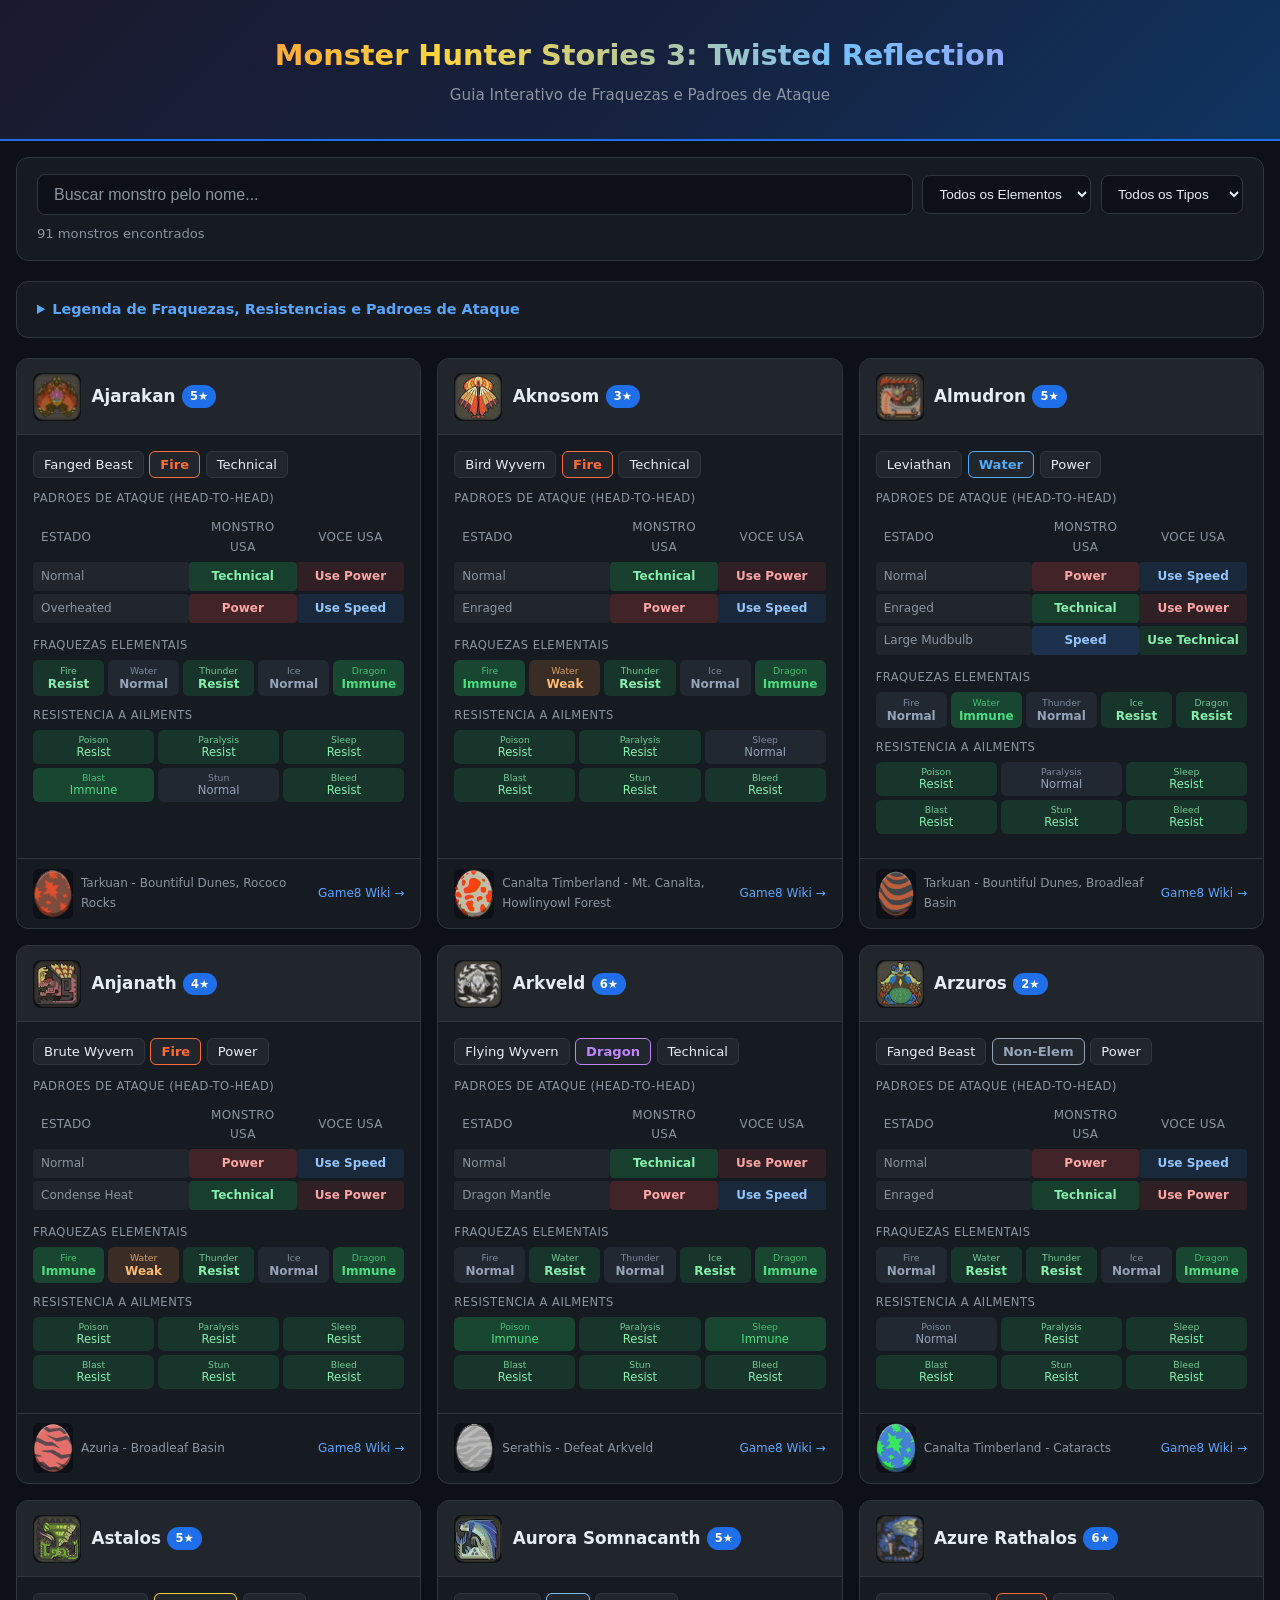
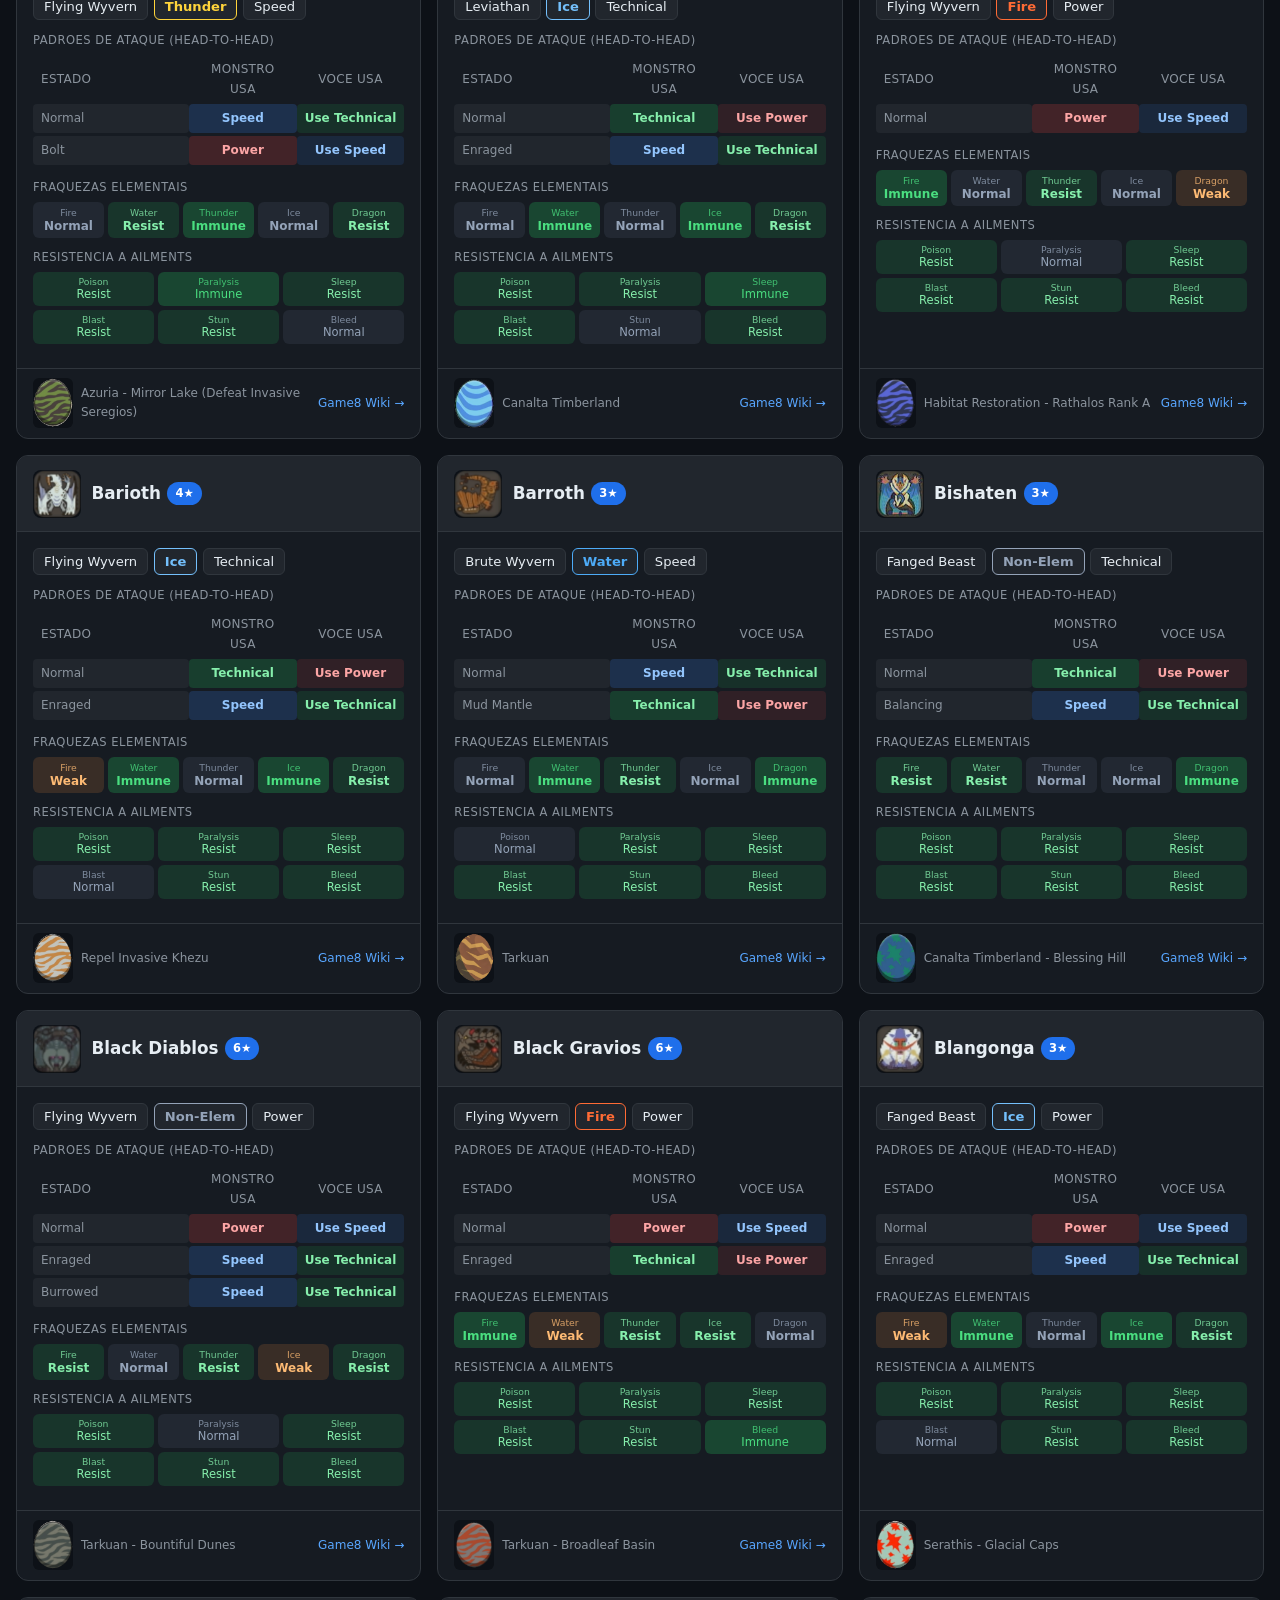
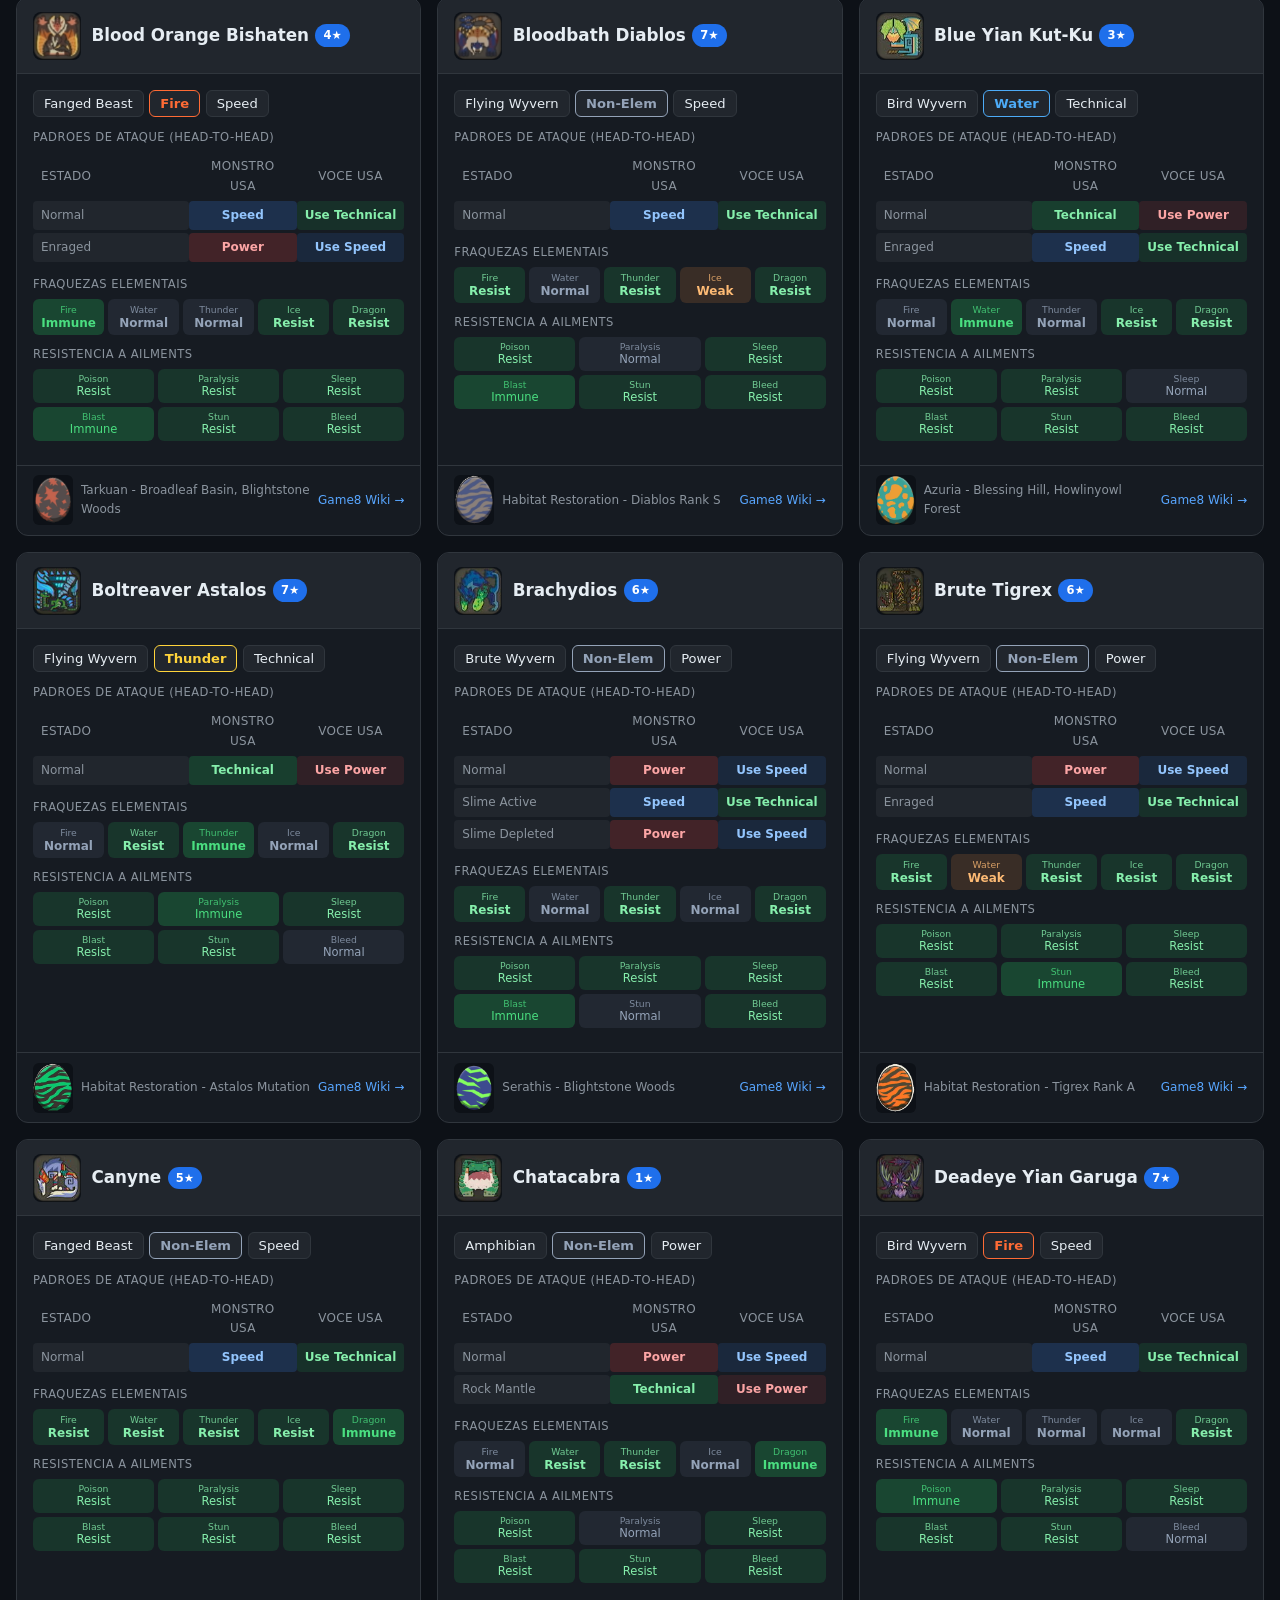
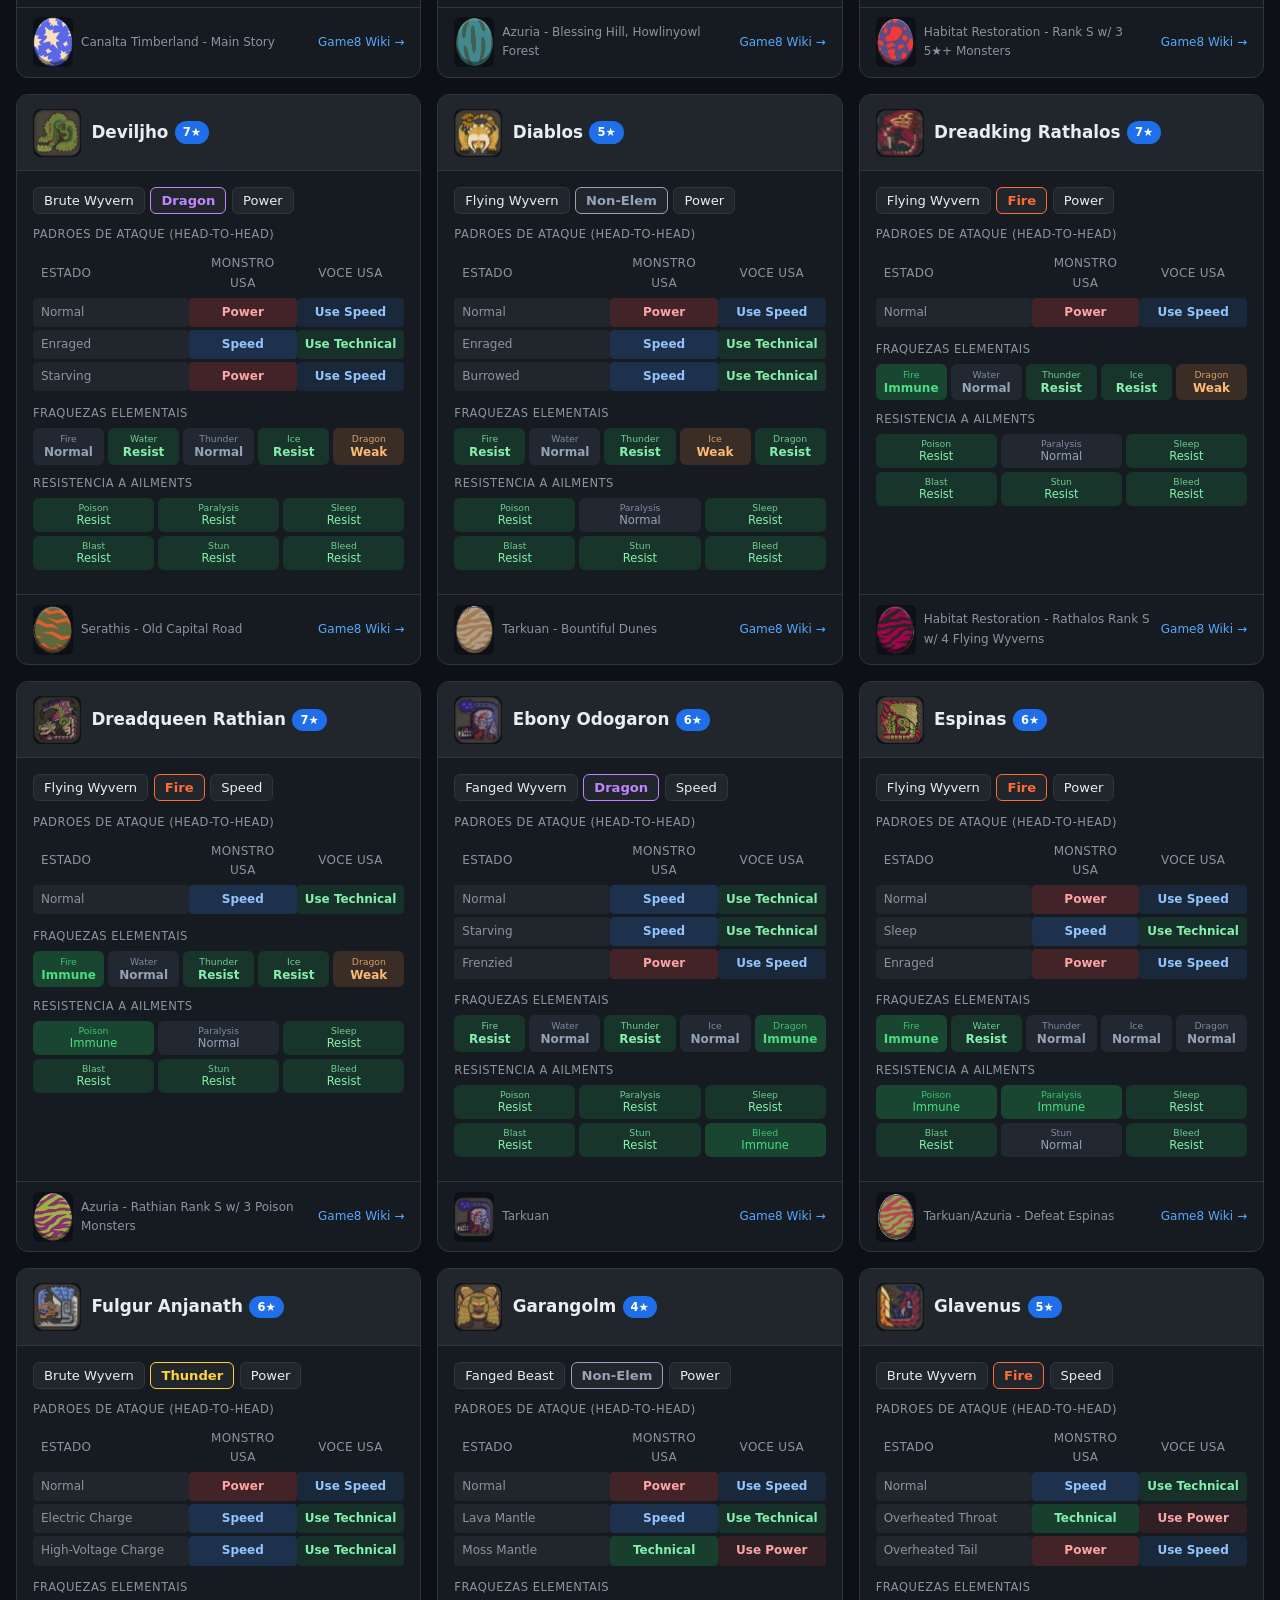
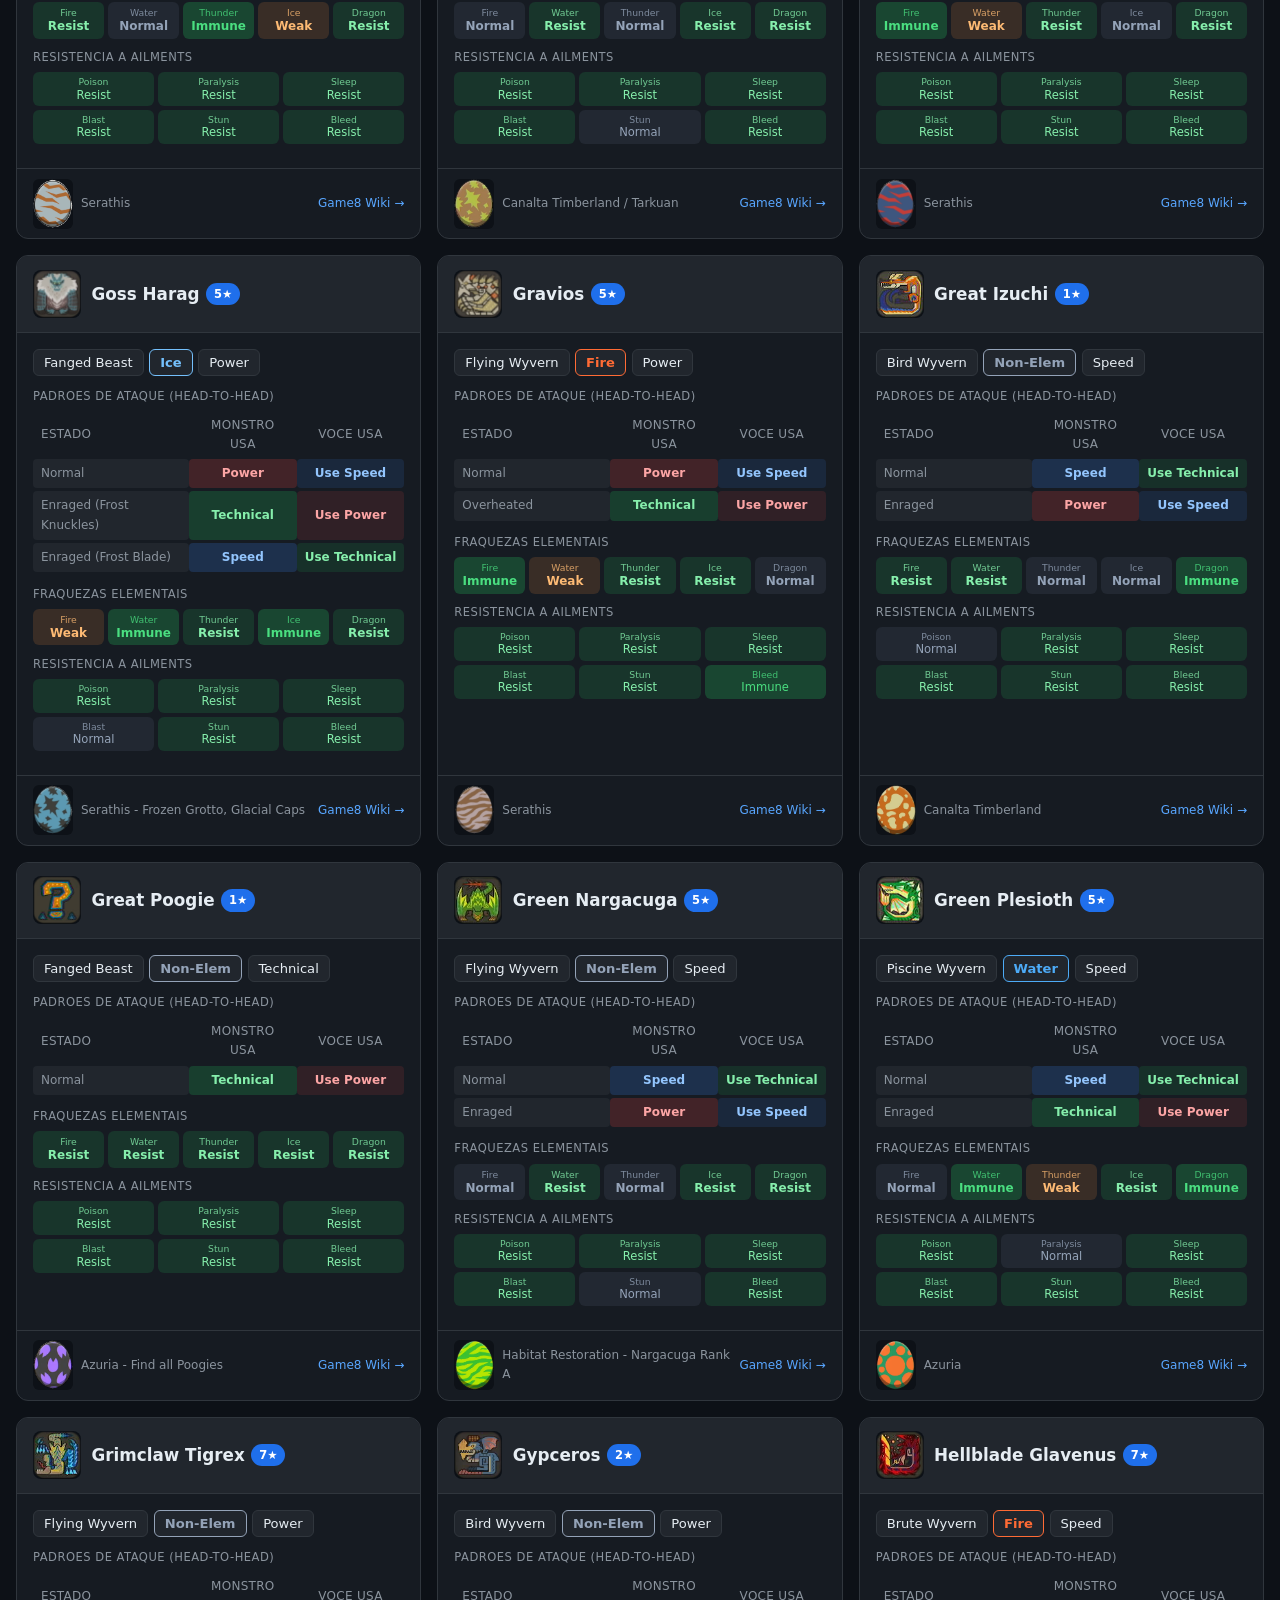
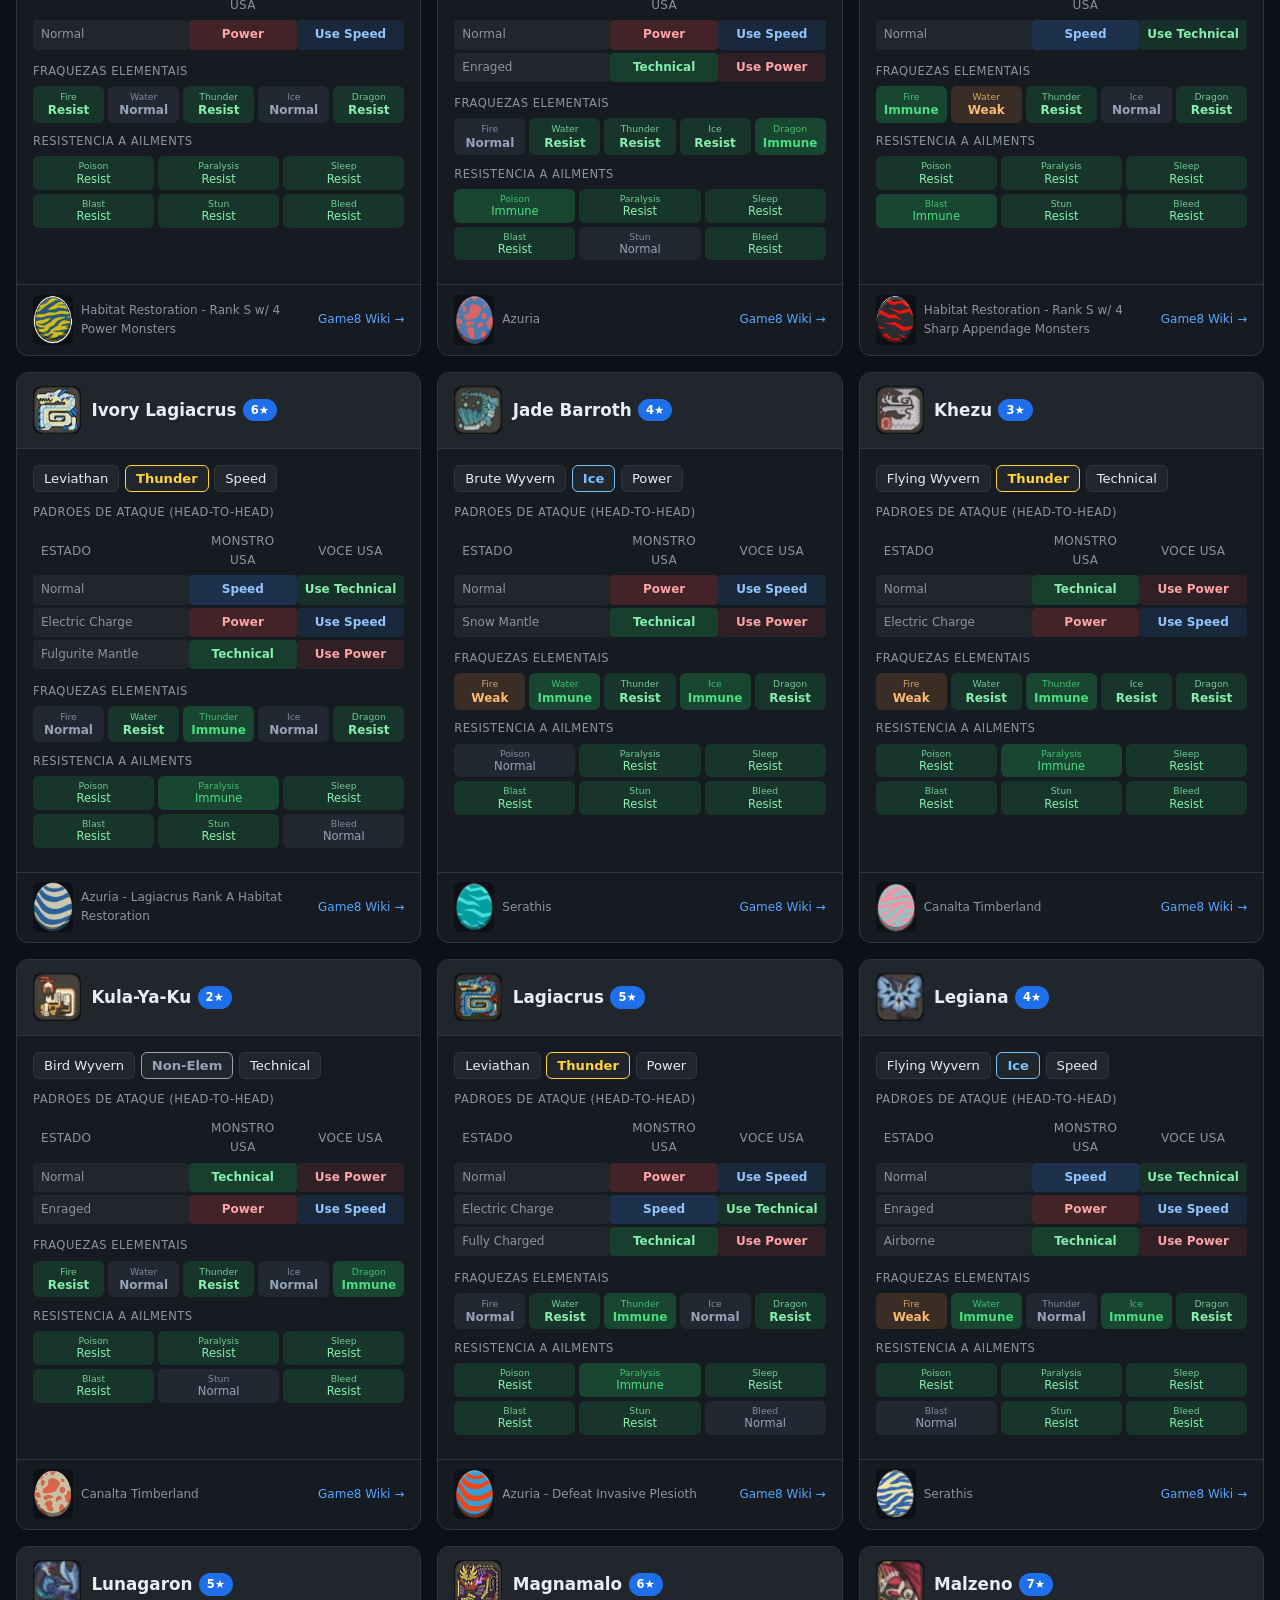
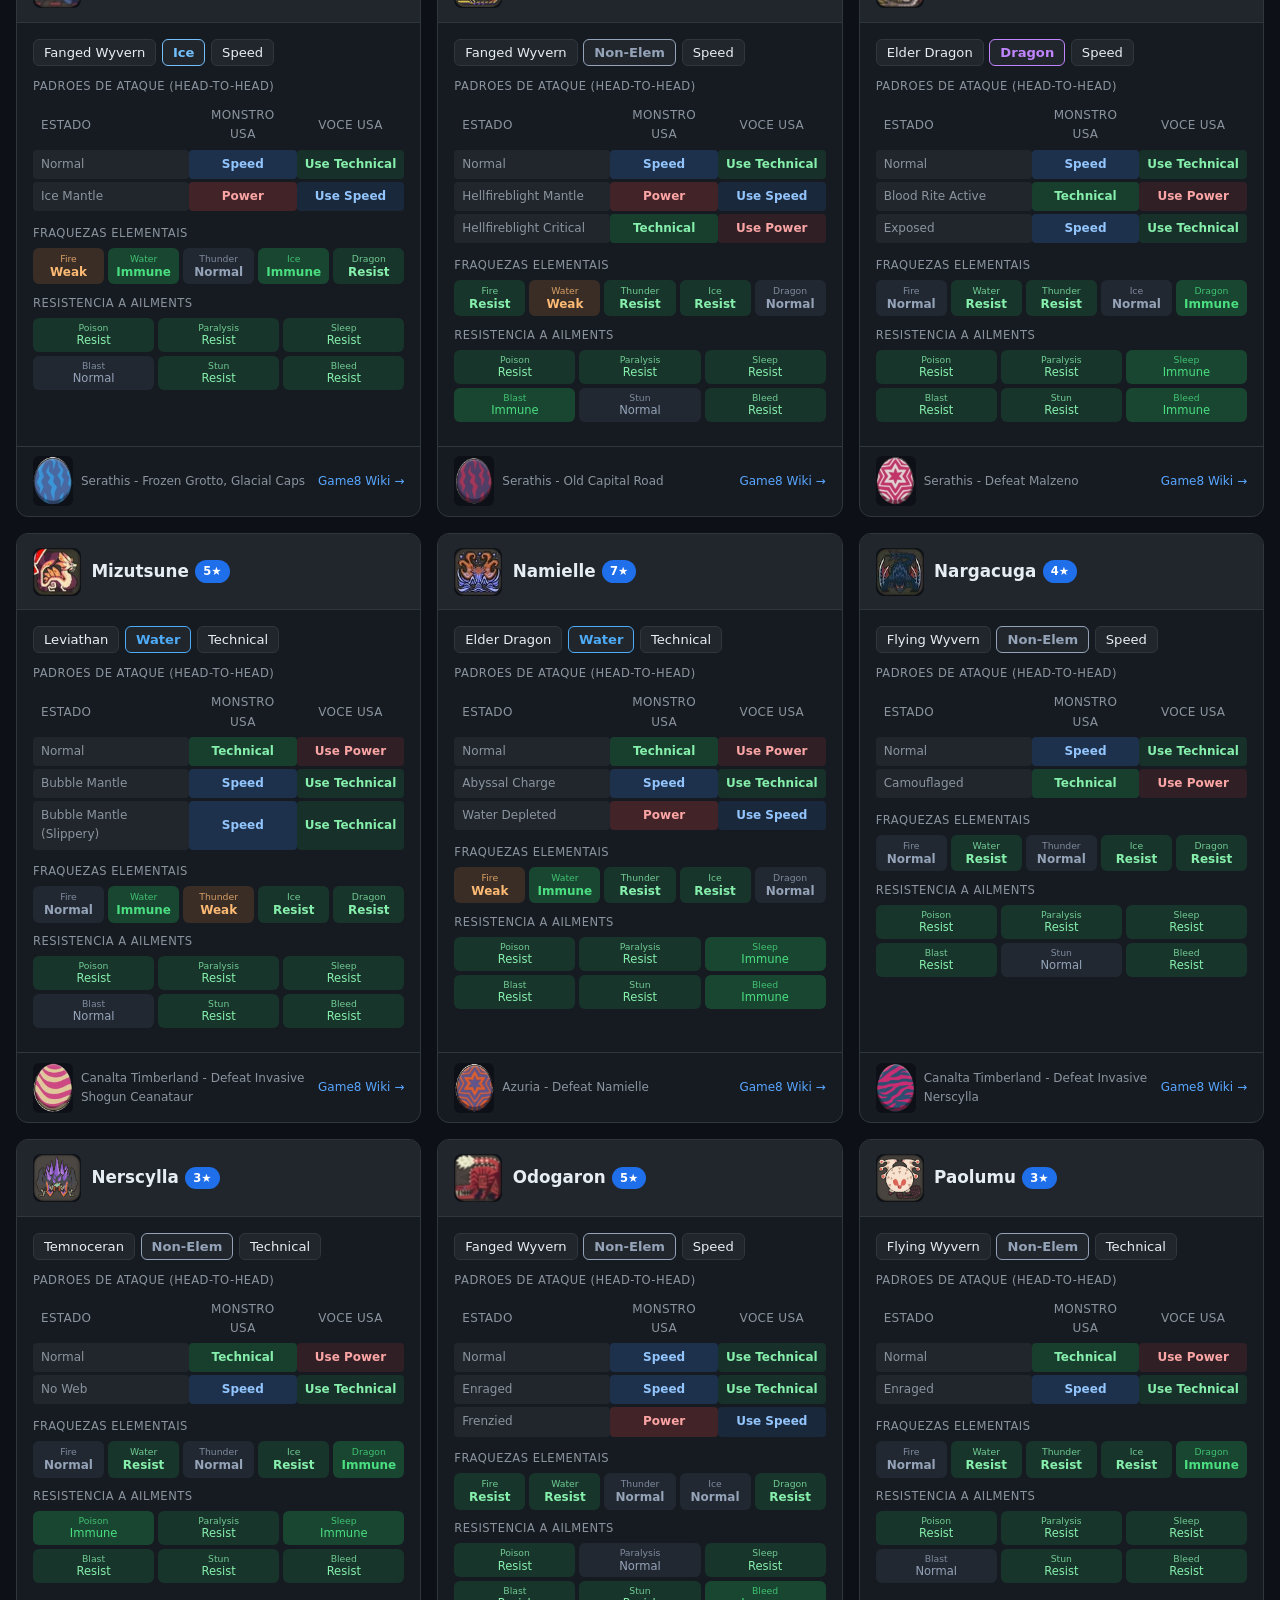
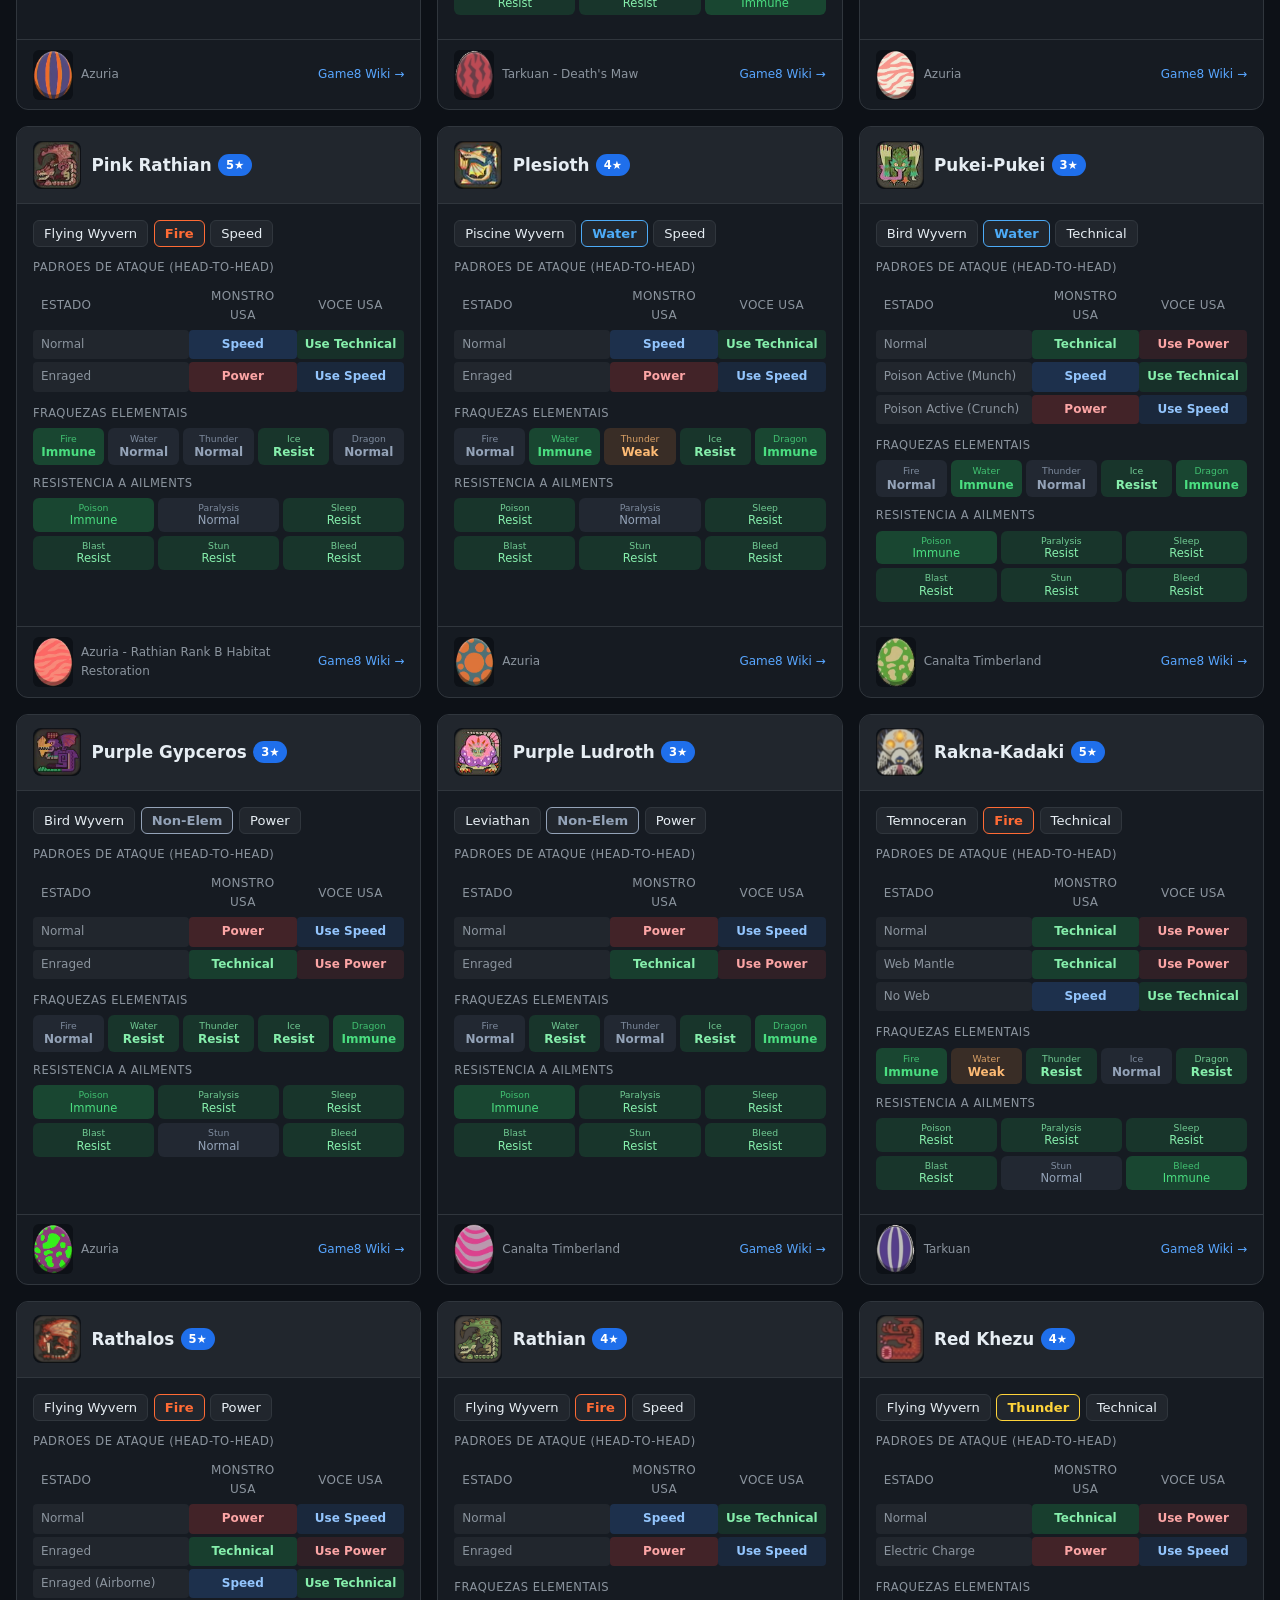
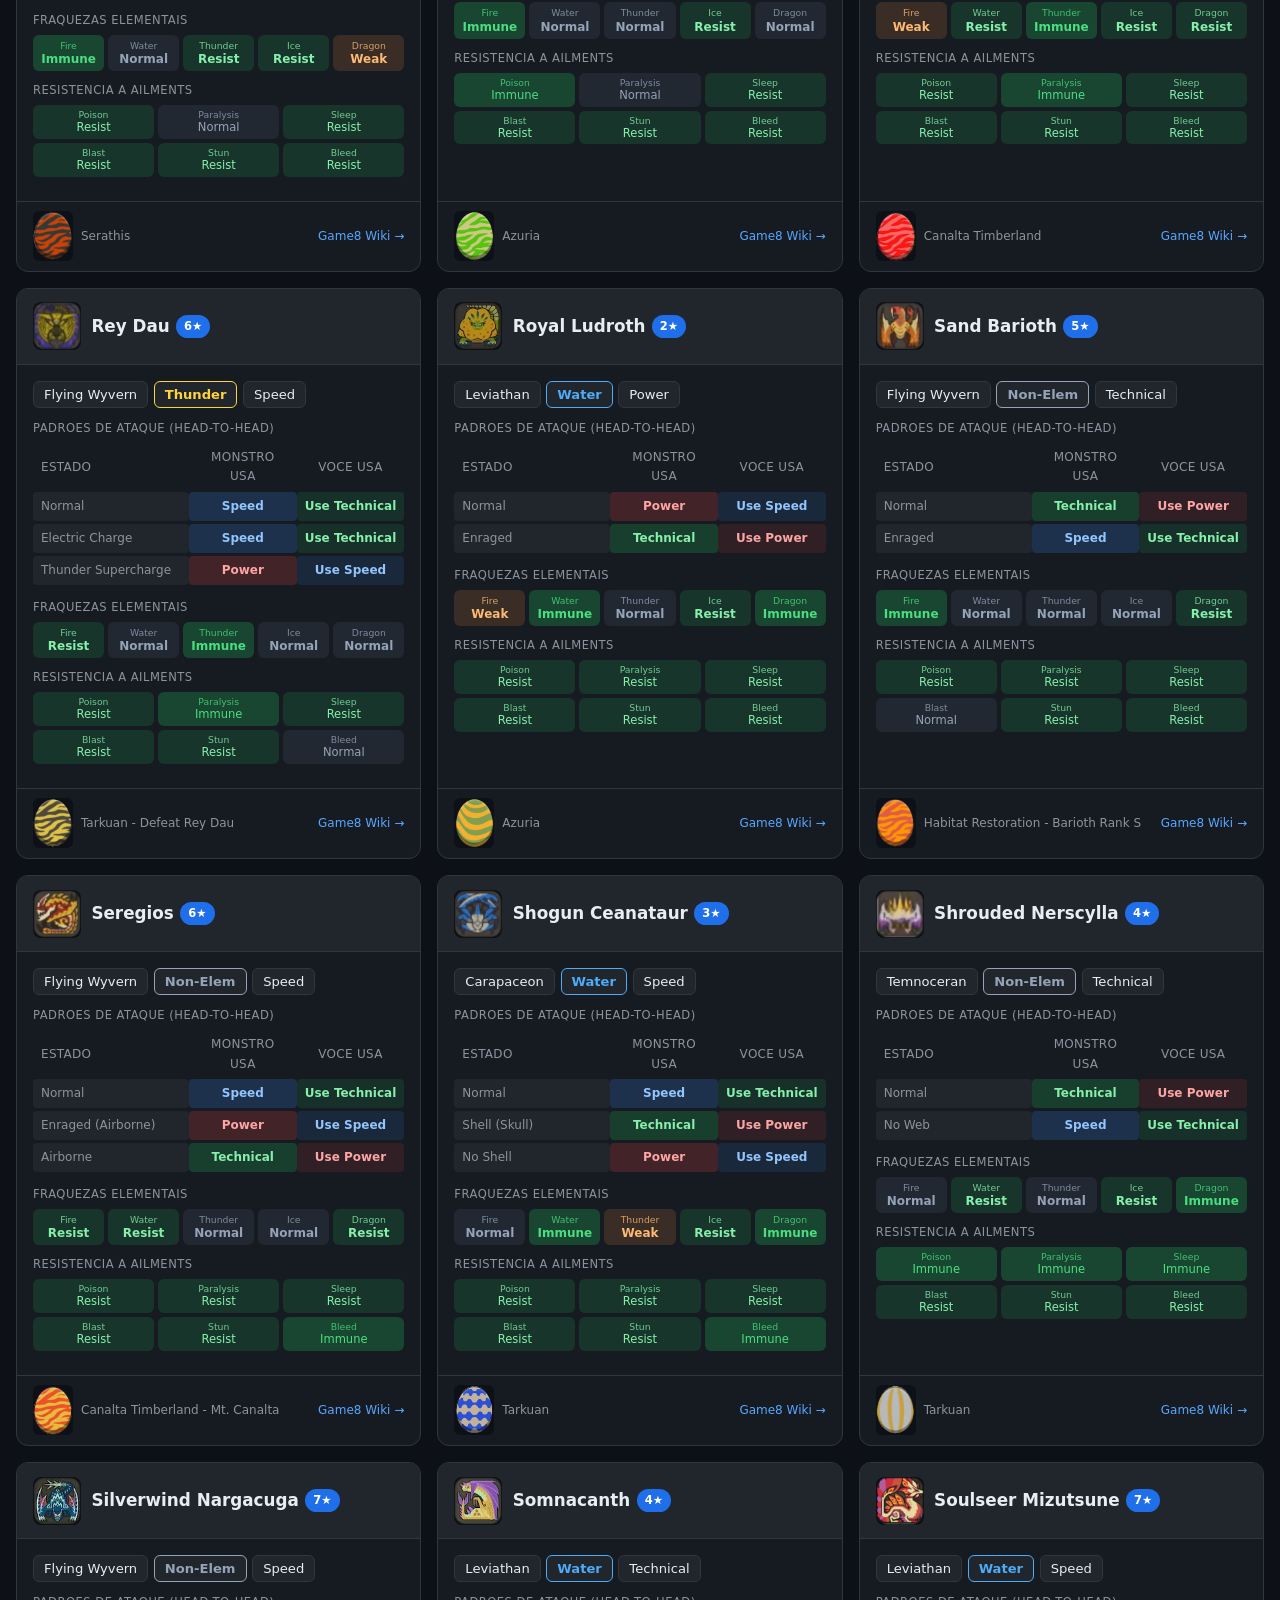
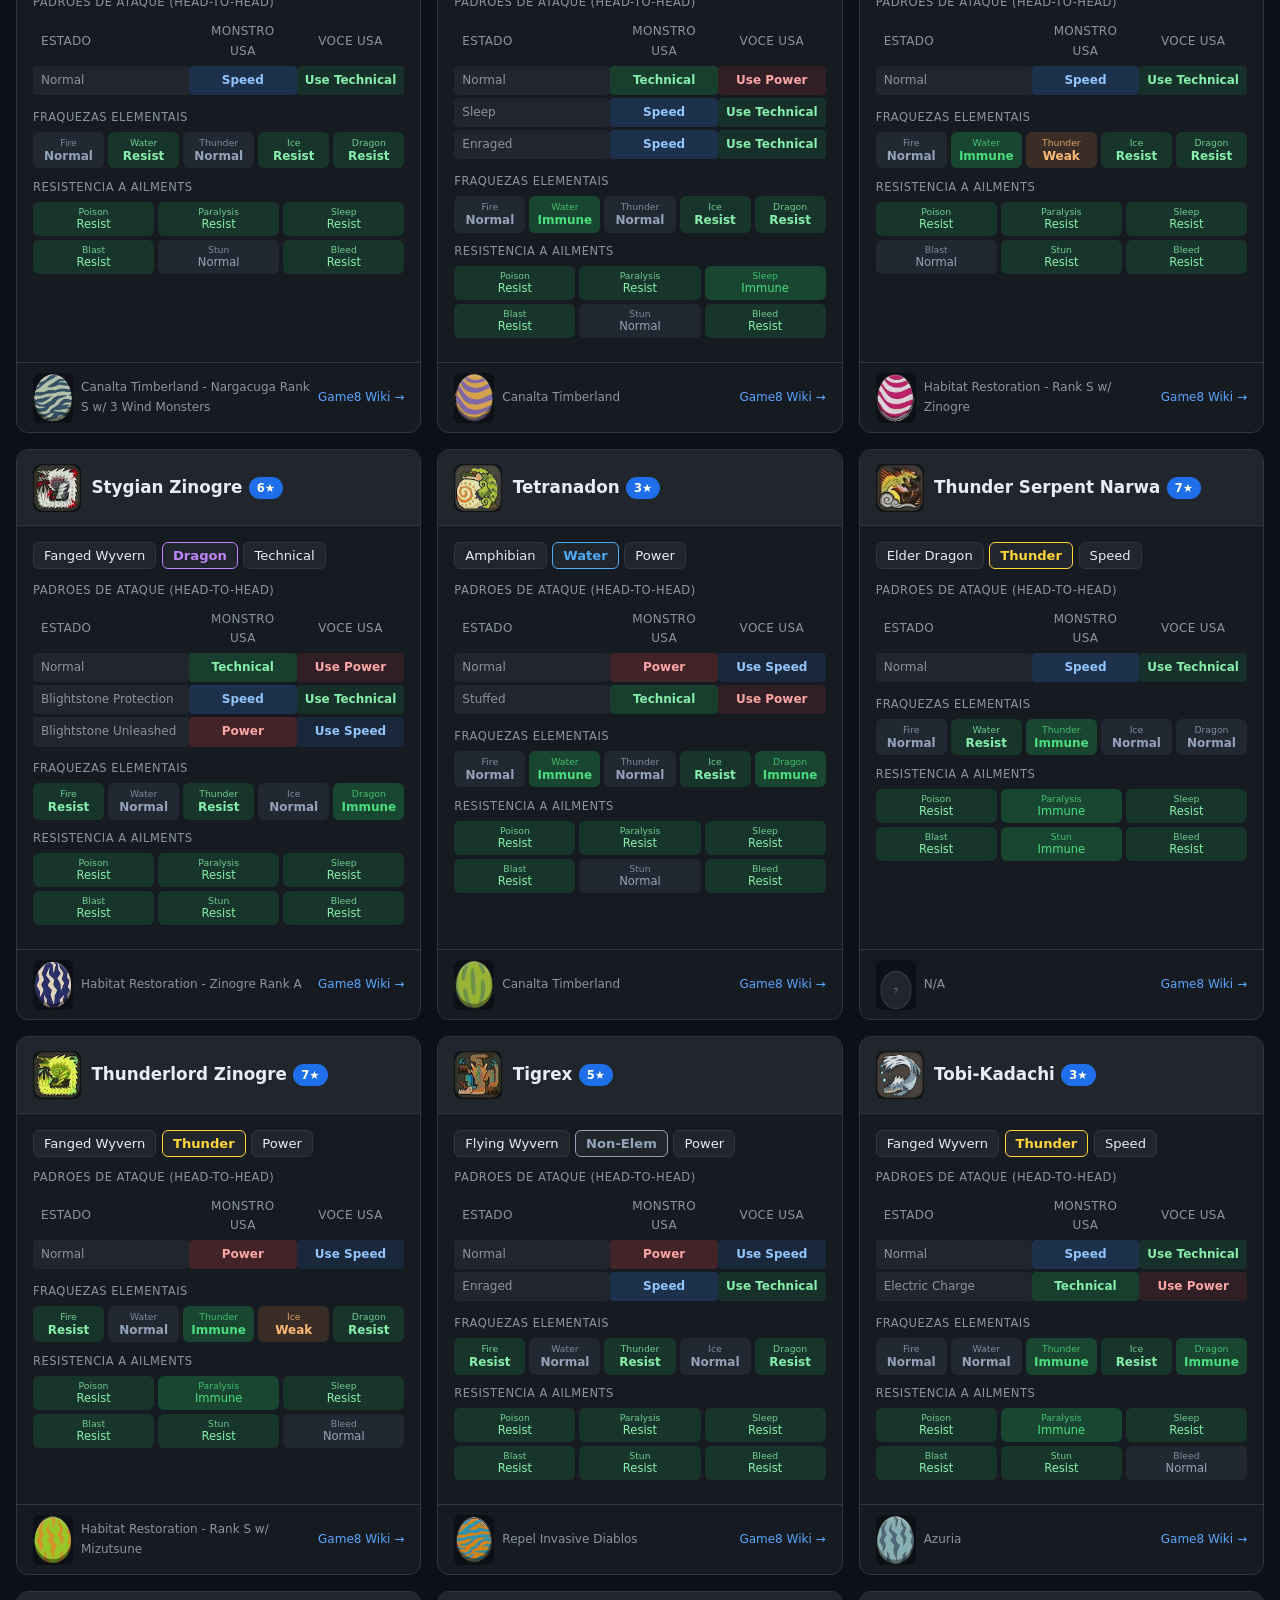
<file: app/index.html>
<!DOCTYPE html>
<html lang="pt-BR">
<head>
  <meta charset="UTF-8">
  <meta name="viewport" content="width=device-width, initial-scale=1.0, viewport-fit=cover">
  <meta name="description" content="Guia interativo de fraquezas e padroes de ataque dos monstros de Monster Hunter Stories 3: Twisted Reflection">
  <meta name="theme-color" content="#0d1117">
  <meta name="apple-mobile-web-app-capable" content="yes">
  <meta name="apple-mobile-web-app-status-bar-style" content="black-translucent">
  <meta name="apple-mobile-web-app-title" content="MHS3 Guia">
  <title>MHS3 - Guia de Fraquezas e Padroes de Ataque</title>
  <link rel="manifest" href="manifest.json">
  <link rel="icon" type="image/png" sizes="192x192" href="icons/icon-192.png">
  <link rel="apple-touch-icon" href="icons/icon-192.png">
  <link rel="stylesheet" href="css/styles.css">
</head>
<body>

  <div id="offlineBanner" class="offline-banner">Voce esta offline — dados carregados do cache</div>

  <header class="header">
    <h1 class="header__title">Monster Hunter Stories 3: Twisted Reflection</h1>
    <p class="header__subtitle">Guia Interativo de Fraquezas e Padroes de Ataque</p>
  </header>

  <main class="container">

    <!-- Install Banner -->
    <div id="installBanner" class="install-banner">
      <span class="install-banner__text">Instalar o MHS3 Guia no seu dispositivo?</span>
      <button id="installBtn" class="install-banner__btn">Instalar</button>
      <button id="installClose" class="install-banner__close" aria-label="Fechar">&times;</button>
    </div>

    <!-- Search & Filters -->
    <section class="filters" aria-label="Filtros de busca">
      <div class="filters__row">
        <input
          type="text"
          id="searchInput"
          class="filters__search"
          placeholder="Buscar monstro pelo nome..."
          autocomplete="off"
          aria-label="Buscar monstro"
        >
        <select id="filterElement" class="filters__select" aria-label="Filtrar por elemento">
          <option value="">Todos os Elementos</option>
          <option value="Fire">Fire</option>
          <option value="Water">Water</option>
          <option value="Thunder">Thunder</option>
          <option value="Ice">Ice</option>
          <option value="Dragon">Dragon</option>
          <option value="Non-Elem">Non-Elem</option>
        </select>
        <select id="filterGenus" class="filters__select" aria-label="Filtrar por tipo">
          <option value="">Todos os Tipos</option>
          <option value="Flying Wyvern">Flying Wyvern</option>
          <option value="Brute Wyvern">Brute Wyvern</option>
          <option value="Fanged Wyvern">Fanged Wyvern</option>
          <option value="Bird Wyvern">Bird Wyvern</option>
          <option value="Leviathan">Leviathan</option>
          <option value="Fanged Beast">Fanged Beast</option>
          <option value="Piscine Wyvern">Piscine Wyvern</option>
          <option value="Temnoceran">Temnoceran</option>
          <option value="Amphibian">Amphibian</option>
          <option value="Carapaceon">Carapaceon</option>
          <option value="Elder Dragon">Elder Dragon</option>
        </select>
      </div>
      <div class="filters__count" id="resultCount" aria-live="polite"></div>
    </section>

    <!-- Legend -->
    <details class="legend">
      <summary>Legenda de Fraquezas, Resistencias e Padroes de Ataque</summary>

      <p class="legend__section-title">Fraquezas / Resistencias</p>
      <div class="legend__grid">
        <div class="legend__item"><span class="legend__dot" style="background:rgba(239,68,68,.4)"></span> Muito Fraco</div>
        <div class="legend__item"><span class="legend__dot" style="background:rgba(251,146,60,.3)"></span> Fraco</div>
        <div class="legend__item"><span class="legend__dot" style="background:rgba(100,116,139,.3)"></span> Neutro</div>
        <div class="legend__item"><span class="legend__dot" style="background:rgba(34,197,94,.25)"></span> Resistente</div>
        <div class="legend__item"><span class="legend__dot" style="background:rgba(34,197,94,.4)"></span> Imune</div>
      </div>

      <p class="legend__section-title" style="margin-top:.8rem">Padroes de Ataque (Head-to-Head)</p>
      <div class="legend__grid">
        <div class="legend__item"><span class="legend__dot" style="background:rgba(239,68,68,.4)"></span> Power &rarr; vencido por Speed</div>
        <div class="legend__item"><span class="legend__dot" style="background:rgba(59,130,246,.4)"></span> Speed &rarr; vencido por Technical</div>
        <div class="legend__item"><span class="legend__dot" style="background:rgba(34,197,94,.4)"></span> Technical &rarr; vencido por Power</div>
      </div>

      <p class="legend__note">Cada monstro usa um tipo de ataque dominante dependendo do seu estado atual (Normal, Enraged, etc). A tabela mostra o que o monstro usa e qual tipo voce deve usar para vencer o head-to-head.</p>
    </details>

    <!-- Monster Grid -->
    <div class="grid" id="monsterGrid"></div>

    <!-- Empty State -->
    <div class="empty" id="noResults" style="display:none">
      <h3 class="empty__title">Nenhum monstro encontrado</h3>
      <p>Tente buscar com outro nome ou remover os filtros.</p>
    </div>

  </main>

  <footer class="footer">
    <p>
      Dados compilados de
      <a href="https://game8.co/games/Monster-Hunter-Stories-3" target="_blank" rel="noopener">Game8</a>,
      <a href="https://www.gamerguides.com/monster-hunter-stories-3-twisted-reflection" target="_blank" rel="noopener">GamerGuides</a> e
      <a href="https://www.neonlightsmedia.com/blog/mhs3-monster-weakness-locations" target="_blank" rel="noopener">NeonLightsMedia</a>.
      Todos os direitos pertencem a CAPCOM Co., Ltd.
    </p>
  </footer>

  <!-- Back to Top -->
  <button id="backToTop" class="back-to-top" aria-label="Voltar ao topo">&uarr;</button>

  <!-- Scripts -->
  <script src="js/monsters.js"></script>
  <script src="js/app.js"></script>
  <script>
    if ('serviceWorker' in navigator) {
      window.addEventListener('load', () => {
        navigator.serviceWorker.register('./sw.js');
      });
    }
  </script>
</body>
</html>
</file>
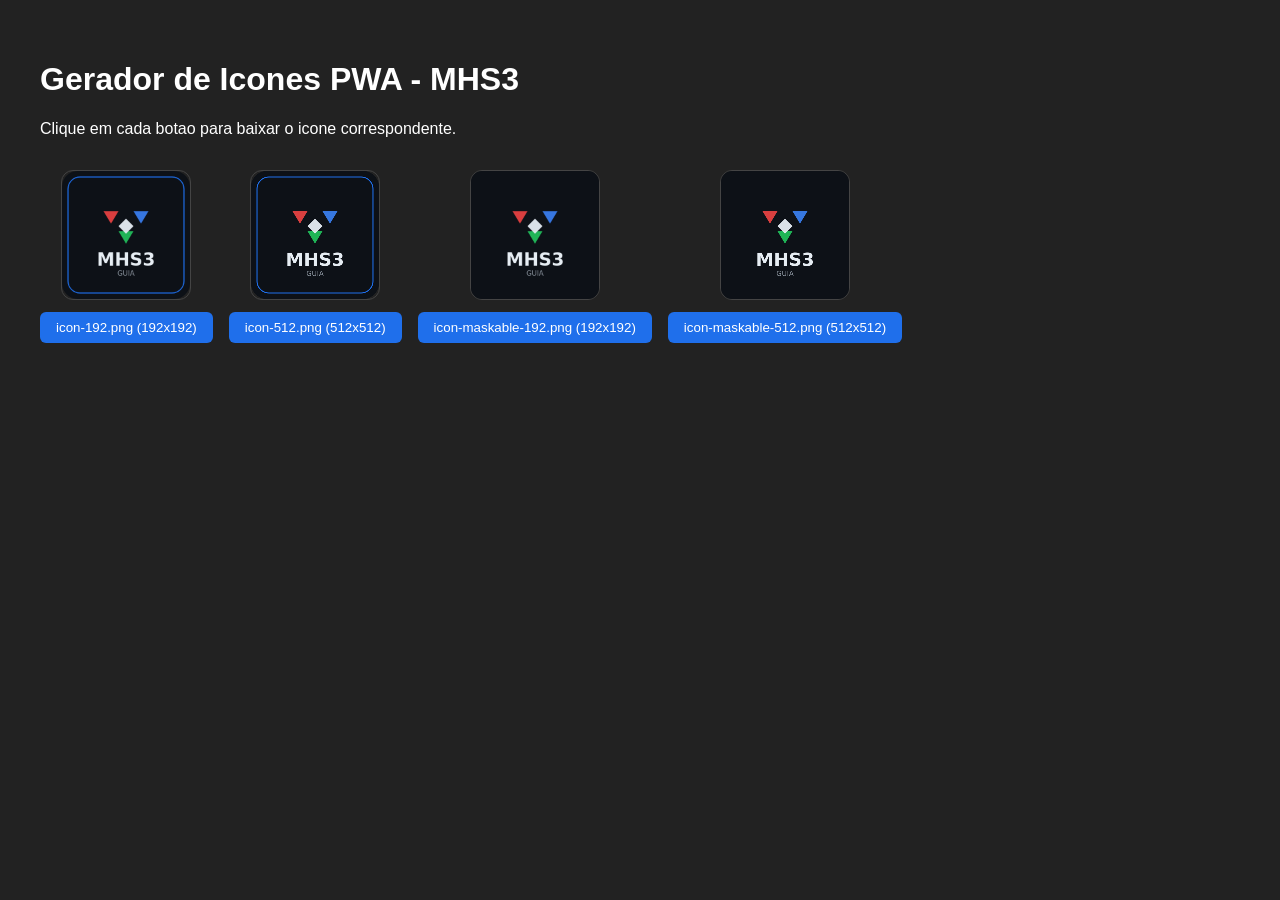
<file: app/icons/generate.html>
<!DOCTYPE html>
<html>
<head><title>Gerar Icones PWA</title></head>
<body style="background:#222;color:#fff;font-family:sans-serif;padding:2rem">
<h1>Gerador de Icones PWA - MHS3</h1>
<p>Clique em cada botao para baixar o icone correspondente.</p>
<div id="previews" style="display:flex;gap:1rem;flex-wrap:wrap;margin:2rem 0"></div>
<script>
const sizes = [
  { name: 'icon-192', size: 192, maskable: false },
  { name: 'icon-512', size: 512, maskable: false },
  { name: 'icon-maskable-192', size: 192, maskable: true },
  { name: 'icon-maskable-512', size: 512, maskable: true }
];

function drawIcon(ctx, size, maskable) {
  const s = size;
  const r = s * 0.125;

  ctx.fillStyle = '#0d1117';
  ctx.beginPath();
  ctx.roundRect(0, 0, s, s, maskable ? 0 : r);
  ctx.fill();

  if (!maskable) {
    ctx.strokeStyle = '#1f6feb';
    ctx.lineWidth = s * 0.008;
    ctx.beginPath();
    ctx.roundRect(s*0.047, s*0.047, s*0.906, s*0.906, r*0.75);
    ctx.stroke();
  }

  const cx = s / 2;
  const cy = s * 0.47;
  const scale = s / 512;

  ctx.globalAlpha = 0.9;

  // Power (red)
  ctx.fillStyle = '#ef4444';
  ctx.beginPath();
  ctx.moveTo(cx - 90*scale, cy - 80*scale);
  ctx.lineTo(cx - 30*scale, cy - 80*scale);
  ctx.lineTo(cx - 60*scale, cy - 30*scale);
  ctx.fill();

  // Speed (blue)
  ctx.fillStyle = '#3b82f6';
  ctx.beginPath();
  ctx.moveTo(cx + 30*scale, cy - 80*scale);
  ctx.lineTo(cx + 90*scale, cy - 80*scale);
  ctx.lineTo(cx + 60*scale, cy - 30*scale);
  ctx.fill();

  // Technical (green)
  ctx.fillStyle = '#22c55e';
  ctx.beginPath();
  ctx.moveTo(cx - 30*scale, cy);
  ctx.lineTo(cx + 30*scale, cy);
  ctx.lineTo(cx, cy + 50*scale);
  ctx.fill();

  // Center diamond
  ctx.globalAlpha = 0.95;
  ctx.fillStyle = '#e6edf3';
  ctx.beginPath();
  ctx.moveTo(cx, cy - 50*scale);
  ctx.lineTo(cx + 30*scale, cy - 20*scale);
  ctx.lineTo(cx, cy + 10*scale);
  ctx.lineTo(cx - 30*scale, cy - 20*scale);
  ctx.fill();

  ctx.globalAlpha = 1;

  // Text MHS3
  ctx.fillStyle = '#e6edf3';
  ctx.font = `700 ${72*scale}px "Segoe UI", system-ui, sans-serif`;
  ctx.textAlign = 'center';
  ctx.fillText('MHS3', cx, s * 0.74);

  // Text GUIA
  ctx.fillStyle = '#8b949e';
  ctx.font = `400 ${28*scale}px "Segoe UI", system-ui, sans-serif`;
  ctx.fillText('GUIA', cx, s * 0.82);
}

const container = document.getElementById('previews');

sizes.forEach(({ name, size, maskable }) => {
  const canvas = document.createElement('canvas');
  canvas.width = size;
  canvas.height = size;
  const ctx = canvas.getContext('2d');
  drawIcon(ctx, size, maskable);

  const wrapper = document.createElement('div');
  wrapper.style.textAlign = 'center';

  const preview = document.createElement('canvas');
  preview.width = 128;
  preview.height = 128;
  preview.style.border = '1px solid #444';
  preview.style.borderRadius = '12px';
  preview.getContext('2d').drawImage(canvas, 0, 0, 128, 128);

  const btn = document.createElement('button');
  btn.textContent = `${name}.png (${size}x${size})`;
  btn.style.cssText = 'display:block;margin:.5rem auto;padding:.5rem 1rem;cursor:pointer;background:#1f6feb;color:#fff;border:none;border-radius:6px';
  btn.onclick = () => {
    const a = document.createElement('a');
    a.download = name + '.png';
    a.href = canvas.toDataURL('image/png');
    a.click();
  };

  wrapper.appendChild(preview);
  wrapper.appendChild(btn);
  container.appendChild(wrapper);
});
</script>
</body>
</html>
</file>
<file: app/css/styles.css>
/* ===== Reset & Variables ===== */
*{margin:0;padding:0;box-sizing:border-box}

:root {
  --bg: #0d1117;
  --surface: #161b22;
  --surface2: #21262d;
  --border: #30363d;
  --text: #e6edf3;
  --text2: #8b949e;
  --accent: #58a6ff;
  --accent2: #1f6feb;

  --fire: #ff6b35;
  --water: #4dabf7;
  --thunder: #ffd43b;
  --ice: #74c0fc;
  --dragon: #c084fc;
  --nonelem: #94a3b8;

  --power: #ef4444;
  --speed: #3b82f6;
  --technical: #22c55e;

  --radius: 12px;
  --radius-sm: 8px;
  --radius-xs: 6px;
}

/* ===== Base ===== */
body {
  background: var(--bg);
  color: var(--text);
  font-family: 'Segoe UI', system-ui, -apple-system, sans-serif;
  line-height: 1.6;
  -webkit-font-smoothing: antialiased;
  overflow-x: hidden;
}

a { color: var(--accent); text-decoration: none }
a:hover { text-decoration: underline }

/* ===== Header ===== */
.header {
  background: linear-gradient(135deg, #1a1a2e 0%, #16213e 50%, #0f3460 100%);
  padding: 2rem 1.5rem;
  text-align: center;
  border-bottom: 2px solid var(--accent2);
}

.header__title {
  font-size: clamp(1.2rem, 4vw, 1.8rem);
  margin-bottom: .3rem;
  background: linear-gradient(90deg, var(--fire), var(--thunder), var(--ice), var(--dragon));
  -webkit-background-clip: text;
  -webkit-text-fill-color: transparent;
  background-clip: text;
}

.header__subtitle {
  color: var(--text2);
  font-size: clamp(.8rem, 2.5vw, .95rem);
}

/* ===== Layout ===== */
.container {
  max-width: 1280px;
  margin: 0 auto;
  padding: 1rem;
}

/* ===== Search / Filters ===== */
.filters {
  background: var(--surface);
  border: 1px solid var(--border);
  border-radius: var(--radius);
  padding: 1rem 1.25rem;
  margin-bottom: 1.25rem;
  position: sticky;
  top: 0;
  z-index: 100;
  backdrop-filter: blur(12px);
  -webkit-backdrop-filter: blur(12px);
}

.filters__row {
  display: flex;
  gap: .6rem;
  flex-wrap: wrap;
  align-items: center;
}

.filters__search {
  flex: 1;
  min-width: 0;
  padding: .65rem 1rem;
  background: var(--bg);
  border: 1px solid var(--border);
  border-radius: var(--radius-sm);
  color: var(--text);
  font-size: 1rem;
  outline: none;
  transition: border-color .2s;
}

.filters__search:focus { border-color: var(--accent) }
.filters__search::placeholder { color: var(--text2) }

.filters__select {
  padding: .65rem .75rem;
  background: var(--bg);
  border: 1px solid var(--border);
  border-radius: var(--radius-sm);
  color: var(--text);
  font-size: .85rem;
  outline: none;
  cursor: pointer;
  min-width: 0;
}

.filters__select:focus { border-color: var(--accent) }

.filters__count {
  color: var(--text2);
  font-size: .82rem;
  margin-top: .5rem;
}

/* ===== Legend ===== */
.legend {
  background: var(--surface);
  border: 1px solid var(--border);
  border-radius: var(--radius);
  padding: 1rem 1.25rem;
  margin-bottom: 1.25rem;
}

.legend summary {
  cursor: pointer;
  font-weight: 600;
  color: var(--accent);
  font-size: .9rem;
}

.legend__section-title {
  font-size: .72rem;
  color: var(--text2);
  text-transform: uppercase;
  letter-spacing: .5px;
  margin-top: .7rem;
  margin-bottom: .35rem;
}

.legend__grid {
  display: flex;
  flex-wrap: wrap;
  gap: .5rem;
}

.legend__item {
  display: flex;
  align-items: center;
  gap: .3rem;
  font-size: .78rem;
}

.legend__dot {
  width: 12px;
  height: 12px;
  border-radius: 3px;
  display: inline-block;
  flex-shrink: 0;
}

.legend__note {
  font-size: .75rem;
  color: var(--text2);
  margin-top: .5rem;
}

/* ===== Monster Grid ===== */
.grid {
  display: grid;
  grid-template-columns: repeat(auto-fill, minmax(340px, 1fr));
  gap: 1rem;
}

/* ===== Monster Card ===== */
.card {
  background: var(--surface);
  border: 1px solid var(--border);
  border-radius: var(--radius);
  overflow: hidden;
  transition: transform .15s ease, border-color .15s ease, box-shadow .15s ease;
  display: flex;
  flex-direction: column;
}

.card:hover {
  transform: translateY(-2px);
  border-color: var(--accent);
  box-shadow: 0 4px 24px rgba(88, 166, 255, .08);
}

/* Card Header */
.card__header {
  display: flex;
  align-items: center;
  padding: .85rem 1rem;
  border-bottom: 1px solid var(--border);
  background: var(--surface2);
  gap: .65rem;
}

.card__icon {
  width: 48px;
  height: 48px;
  border-radius: var(--radius-sm);
  background: var(--bg);
  object-fit: contain;
  flex-shrink: 0;
}

.card__name {
  font-size: 1.05rem;
  font-weight: 600;
  display: flex;
  align-items: center;
  gap: .4rem;
  flex-wrap: wrap;
  min-width: 0;
}

.card__rank {
  font-size: .72rem;
  padding: 2px 8px;
  border-radius: 99px;
  background: var(--accent2);
  color: #fff;
  white-space: nowrap;
  flex-shrink: 0;
}

/* Card Body */
.card__body {
  padding: 1rem;
  flex: 1;
}

/* Tags */
.tags {
  display: flex;
  flex-wrap: wrap;
  gap: .35rem;
  margin-bottom: .7rem;
}

.tag {
  padding: 2px 10px;
  border-radius: var(--radius-xs);
  background: var(--surface2);
  border: 1px solid var(--border);
  font-size: .82rem;
  white-space: nowrap;
}

.tag--elem { font-weight: 600 }
.tag--fire    { color: var(--fire);    border-color: var(--fire) }
.tag--water   { color: var(--water);   border-color: var(--water) }
.tag--thunder { color: var(--thunder); border-color: var(--thunder) }
.tag--ice     { color: var(--ice);     border-color: var(--ice) }
.tag--dragon  { color: var(--dragon);  border-color: var(--dragon) }
.tag--none    { color: var(--nonelem); border-color: var(--nonelem) }

/* Section Labels */
.section-label {
  font-size: .72rem;
  color: var(--text2);
  text-transform: uppercase;
  letter-spacing: .5px;
  margin-bottom: .35rem;
  margin-top: .6rem;
}

/* ===== Attack Patterns Table ===== */
.pattern-table {
  width: 100%;
  border-collapse: separate;
  border-spacing: 0 3px;
  margin-bottom: .5rem;
}

.pattern-table td {
  padding: 5px 8px;
  font-size: .75rem;
  border-radius: 4px;
}

.pt-header {
  font-size: .62rem;
  color: var(--text2);
  text-transform: uppercase;
  letter-spacing: .3px;
  padding: 2px 8px !important;
  background: transparent !important;
}

.pt-state {
  color: var(--text2);
  width: 42%;
  background: var(--surface2);
}

.pt-uses {
  width: 29%;
  text-align: center;
  font-weight: 700;
}

.pt-counter {
  width: 29%;
  text-align: center;
  font-weight: 600;
  font-size: .7rem;
}

.pt-P { background: rgba(239,68,68,.2); color: #fca5a5 }
.pt-S { background: rgba(59,130,246,.2); color: #93c5fd }
.pt-T { background: rgba(34,197,94,.2);  color: #86efac }

.pt-counter-P { background: rgba(239,68,68,.12); color: #fca5a5 }
.pt-counter-S { background: rgba(59,130,246,.12); color: #93c5fd }
.pt-counter-T { background: rgba(34,197,94,.12);  color: #86efac }

/* ===== Weakness Grid ===== */
.weakness-grid {
  display: grid;
  grid-template-columns: repeat(5, 1fr);
  gap: 4px;
  margin-bottom: .5rem;
}

.weakness-cell {
  text-align: center;
  padding: 5px 2px;
  border-radius: var(--radius-xs);
  font-size: .75rem;
  font-weight: 600;
  line-height: 1.2;
}

.weakness-cell__name {
  display: block;
  font-size: .58rem;
  font-weight: 400;
  opacity: .8;
  margin-bottom: 1px;
}

.wk-immune   { background: rgba(34,197,94,.25);  color: #4ade80 }
.wk-resist   { background: rgba(34,197,94,.15);  color: #86efac }
.wk-neutral  { background: rgba(100,116,139,.15); color: #94a3b8 }
.wk-weak     { background: rgba(251,146,60,.15);  color: #fdba74 }
.wk-veryweak { background: rgba(239,68,68,.2);    color: #fca5a5 }

/* ===== Ailment Grid ===== */
.ailment-grid {
  display: grid;
  grid-template-columns: repeat(3, 1fr);
  gap: 4px;
  margin-bottom: .5rem;
}

.ailment-cell {
  text-align: center;
  padding: 4px 2px;
  border-radius: var(--radius-xs);
  font-size: .72rem;
  line-height: 1.2;
}

.ailment-cell__name {
  display: block;
  font-size: .58rem;
  opacity: .8;
  margin-bottom: 1px;
}

/* ===== Card Footer ===== */
.card__footer {
  padding: .6rem 1rem;
  border-top: 1px solid var(--border);
  display: flex;
  justify-content: space-between;
  align-items: center;
  gap: .5rem;
  font-size: .78rem;
}

.card__egg-info {
  display: flex;
  align-items: center;
  gap: .5rem;
  flex: 1;
  min-width: 0;
}

.card__egg-img {
  width: 40px;
  height: 50px;
  object-fit: contain;
  flex-shrink: 0;
  border-radius: var(--radius-xs);
  background: var(--bg);
}

.card__egg {
  color: var(--text2);
  font-size: .75rem;
  min-width: 0;
  word-break: break-word;
}

.card__link {
  color: var(--accent);
  font-weight: 500;
  font-size: .75rem;
  white-space: nowrap;
  flex-shrink: 0;
}

/* ===== Empty State ===== */
.empty {
  text-align: center;
  padding: 3rem 1rem;
  color: var(--text2);
}

.empty__title {
  font-size: 1.2rem;
  margin-bottom: .5rem;
  color: var(--text);
}

/* ===== Footer ===== */
.footer {
  text-align: center;
  padding: 2rem 1rem;
  color: var(--text2);
  font-size: .8rem;
  border-top: 1px solid var(--border);
  margin-top: 2rem;
}

/* ===== Offline Banner ===== */
.offline-banner {
  display: none;
  background: linear-gradient(90deg, #f59e0b, #d97706);
  color: #000;
  text-align: center;
  padding: .4rem .75rem;
  font-size: .78rem;
  font-weight: 600;
}

.offline-banner.visible {
  display: block;
}

/* ===== Install Prompt ===== */
.install-banner {
  display: none;
  background: var(--surface);
  border: 1px solid var(--accent2);
  border-radius: var(--radius);
  padding: .75rem 1rem;
  margin-bottom: 1rem;
  align-items: center;
  justify-content: space-between;
  gap: .75rem;
}

.install-banner.visible {
  display: flex;
}

.install-banner__text {
  font-size: .85rem;
  color: var(--text);
}

.install-banner__btn {
  padding: .45rem 1rem;
  background: var(--accent2);
  color: #fff;
  border: none;
  border-radius: var(--radius-sm);
  font-size: .82rem;
  font-weight: 600;
  cursor: pointer;
  white-space: nowrap;
  flex-shrink: 0;
}

.install-banner__btn:hover {
  background: var(--accent);
}

.install-banner__close {
  background: none;
  border: none;
  color: var(--text2);
  font-size: 1.2rem;
  cursor: pointer;
  padding: 0 .25rem;
  flex-shrink: 0;
}

/* ===== Back to Top ===== */
.back-to-top {
  position: fixed;
  bottom: 1.5rem;
  right: 1.5rem;
  width: 44px;
  height: 44px;
  border-radius: 50%;
  background: var(--accent2);
  color: #fff;
  border: none;
  font-size: 1.2rem;
  cursor: pointer;
  display: none;
  align-items: center;
  justify-content: center;
  box-shadow: 0 2px 12px rgba(0,0,0,.4);
  transition: opacity .2s, transform .2s;
  z-index: 200;
}

.back-to-top:hover {
  transform: scale(1.1);
}

.back-to-top.visible {
  display: flex;
}

/* ========================================
   RESPONSIVE BREAKPOINTS
   ======================================== */

/* Tablets (768px and below) */
@media (max-width: 768px) {
  .container { padding: .75rem }

  .grid {
    grid-template-columns: repeat(auto-fill, minmax(300px, 1fr));
    gap: .75rem;
  }

  .filters { padding: .85rem 1rem }

  .filters__row {
    gap: .5rem;
  }

  .filters__select {
    flex: 1;
    min-width: calc(50% - .25rem);
  }

  .ailment-grid {
    grid-template-columns: repeat(3, 1fr);
  }
}

/* Mobile (480px and below) */
@media (max-width: 480px) {
  .header { padding: 1.25rem 1rem }

  .container { padding: .5rem }

  .filters {
    padding: .75rem;
    border-radius: var(--radius-sm);
  }

  .filters__row {
    flex-direction: column;
    gap: .4rem;
  }

  .filters__search,
  .filters__select {
    width: 100%;
    min-width: unset;
  }

  .grid {
    grid-template-columns: 1fr;
    gap: .6rem;
  }

  .card__header { padding: .7rem .85rem }
  .card__body   { padding: .85rem }
  .card__footer { padding: .5rem .85rem }

  .card__name { font-size: .95rem }
  .card__icon { width: 40px; height: 40px }
  .card__egg-img { width: 34px; height: 42px }

  .weakness-grid {
    grid-template-columns: repeat(5, 1fr);
    gap: 3px;
  }

  .weakness-cell {
    padding: 4px 1px;
    font-size: .7rem;
  }

  .weakness-cell__name { font-size: .52rem }

  .ailment-grid {
    grid-template-columns: repeat(3, 1fr);
    gap: 3px;
  }

  .ailment-cell { font-size: .68rem }
  .ailment-cell__name { font-size: .52rem }

  .pattern-table td { padding: 4px 6px; font-size: .72rem }

  .legend { padding: .85rem }
  .legend summary { font-size: .85rem }
  .legend__item { font-size: .72rem }

  .back-to-top {
    bottom: 1rem;
    right: 1rem;
    width: 40px;
    height: 40px;
  }
}

/* Very small screens (360px and below) */
@media (max-width: 360px) {
  .header__title { font-size: 1rem }
  .header__subtitle { font-size: .75rem }

  .tags { gap: .25rem }
  .tag { font-size: .75rem; padding: 2px 7px }

  .card__name { font-size: .88rem }

  .weakness-cell { font-size: .65rem; padding: 3px 1px }
  .weakness-cell__name { font-size: .48rem }

  .pt-state { font-size: .68rem }
  .pt-uses  { font-size: .68rem }
  .pt-counter { font-size: .65rem }
}

/* Large screens */
@media (min-width: 1400px) {
  .grid {
    grid-template-columns: repeat(3, 1fr);
  }
}

/* Touch device optimizations */
@media (hover: none) {
  .card:hover {
    transform: none;
    border-color: var(--border);
    box-shadow: none;
  }

  .card:active {
    border-color: var(--accent);
    background: var(--surface2);
  }

  .filters__search,
  .filters__select {
    font-size: 16px;
  }
}

/* Reduced motion */
@media (prefers-reduced-motion: reduce) {
  *, *::before, *::after {
    transition-duration: 0.01ms !important;
  }

  .card:hover { transform: none }
}

/* Print */
@media print {
  body { background: #fff; color: #000 }
  .filters, .legend, .footer, .back-to-top { display: none }
  .card { break-inside: avoid; border: 1px solid #ccc }
  .grid { display: block }
  .card { margin-bottom: 1rem }
}
</file>
